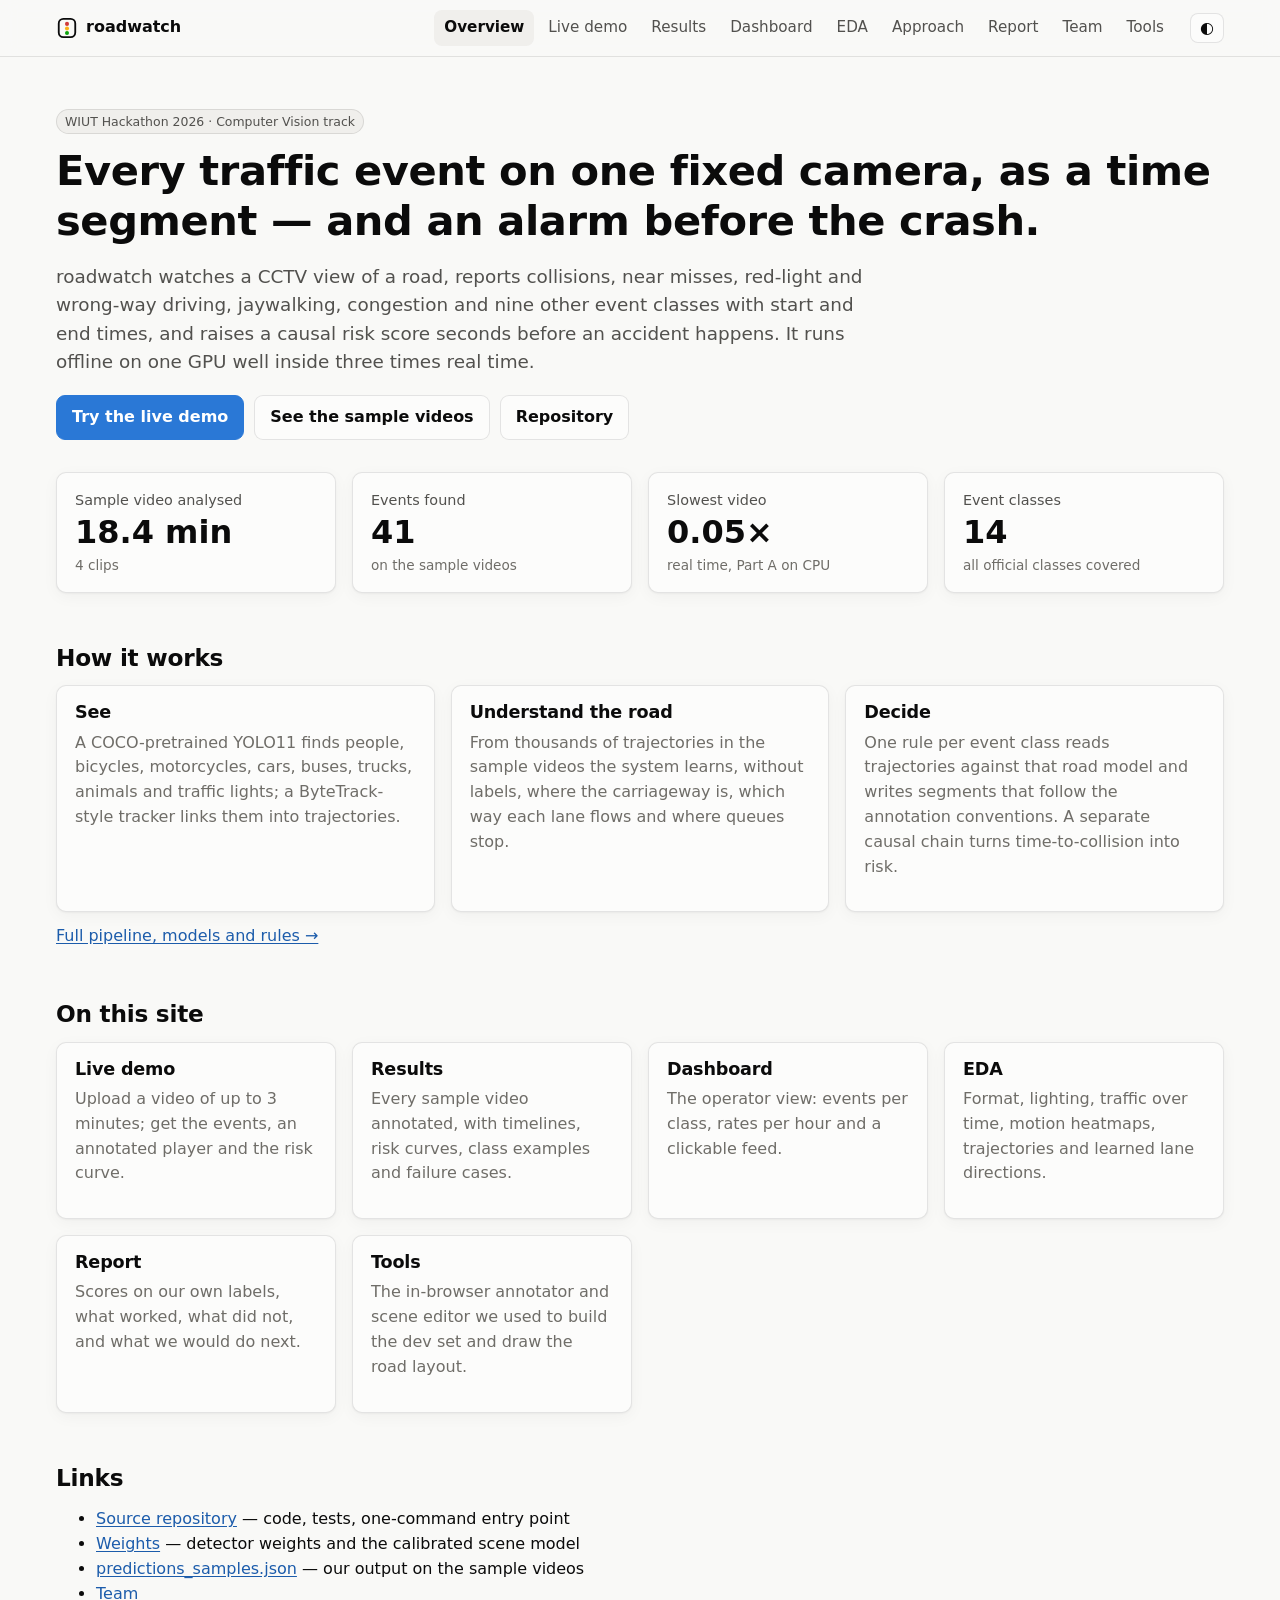
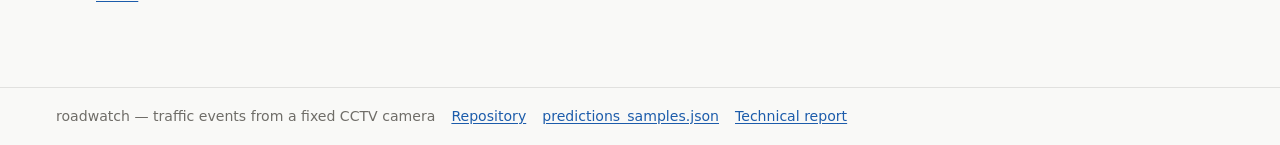
<file: web/static/index.html>
<!doctype html>
<html lang="en">
<head>
  <meta charset="utf-8">
  <meta name="viewport" content="width=device-width, initial-scale=1">
  <title>roadwatch</title>
  <meta name="description" content="Traffic events from a fixed road camera: fourteen classes of incidents as time segments, plus an alarm before accidents.">
  <link rel="stylesheet" href="css/site.css">
</head>
<body>
<main>
  <section class="hero">
    <p class="pill">WIUT Hackathon 2026 · Computer Vision track</p>
    <h1>Every traffic event on one fixed camera, as a time segment — and an alarm before the crash.</h1>
    <p class="lead">roadwatch watches a CCTV view of a road, reports collisions, near misses, red-light and wrong-way
      driving, jaywalking, congestion and nine other event classes with start and end times, and raises a causal risk
      score seconds before an accident happens. It runs offline on one GPU well inside three times real time.</p>
    <div class="cta">
      <a class="btn primary" href="demo.html">Try the live demo</a>
      <a class="btn" href="results.html">See the sample videos</a>
      <a class="btn" href="https://github.com/retired-snowfall/roadwatch">Repository</a>
    </div>
  </section>

  <div class="grid grid-4" id="tiles" style="margin-top:24px"></div>

  <h2>How it works</h2>
  <div class="grid grid-3">
    <div class="card"><h3>See</h3><p class="muted">A COCO-pretrained YOLO11 finds people, bicycles, motorcycles, cars, buses,
      trucks, animals and traffic lights; a ByteTrack-style tracker links them into trajectories.</p></div>
    <div class="card"><h3>Understand the road</h3><p class="muted">From thousands of trajectories in the sample videos the
      system learns, without labels, where the carriageway is, which way each lane flows and where queues stop.</p></div>
    <div class="card"><h3>Decide</h3><p class="muted">One rule per event class reads trajectories against that road model and
      writes segments that follow the annotation conventions. A separate causal chain turns time-to-collision into risk.</p></div>
  </div>
  <p style="margin-top:12px"><a href="approach.html">Full pipeline, models and rules →</a></p>

  <h2>On this site</h2>
  <div class="grid grid-3">
    <a class="card" href="demo.html" style="text-decoration:none;color:inherit"><h3>Live demo</h3><p class="muted">Upload a video of up to 3 minutes; get the events, an annotated player and the risk curve.</p></a>
    <a class="card" href="results.html" style="text-decoration:none;color:inherit"><h3>Results</h3><p class="muted">Every sample video annotated, with timelines, risk curves, class examples and failure cases.</p></a>
    <a class="card" href="dashboard.html" style="text-decoration:none;color:inherit"><h3>Dashboard</h3><p class="muted">The operator view: events per class, rates per hour and a clickable feed.</p></a>
    <a class="card" href="eda.html" style="text-decoration:none;color:inherit"><h3>EDA</h3><p class="muted">Format, lighting, traffic over time, motion heatmaps, trajectories and learned lane directions.</p></a>
    <a class="card" href="report.html" style="text-decoration:none;color:inherit"><h3>Report</h3><p class="muted">Scores on our own labels, what worked, what did not, and what we would do next.</p></a>
    <a class="card" href="tools.html" style="text-decoration:none;color:inherit"><h3>Tools</h3><p class="muted">The in-browser annotator and scene editor we used to build the dev set and draw the road layout.</p></a>
  </div>

  <h2>Links</h2>
  <ul>
    <li><a href="https://github.com/retired-snowfall/roadwatch">Source repository</a> — code, tests, one-command entry point</li>
    <li><a href="https://github.com/retired-snowfall/roadwatch/tree/main/weights">Weights</a> — detector weights and the calibrated scene model</li>
    <li><a href="data/predictions_samples.json">predictions_samples.json</a> — our output on the sample videos</li>
    <li><a href="team.html">Team</a></li>
  </ul>
</main>
<script type="module">
  import { chrome, el, getJSON } from "./js/common.js";
  chrome();
  const tile = (label, value, note) => el("div", { class: "card stat" }, el("div", { class: "label" }, label),
    el("div", { class: "value" }, value), el("div", { class: "note" }, note));
  const tiles = document.getElementById("tiles");
  tiles.replaceChildren(tile("Event classes", "14", "all official classes covered"),
    tile("Time budget", "3×", "video length, Part A + B"), tile("Risk horizon", "5 s", "causal, frame by frame"),
    tile("Weights", "46 MB", "detector + scene model"));
  getJSON("data/index.json").then((idx) => {
    const mins = idx.videos.reduce((a, v) => a + v.duration, 0) / 60;
    const n = idx.videos.reduce((a, v) => a + v.n_events, 0);
    const rt = Math.max(...idx.videos.map((v) => v.timings.realtime_factor));
    tiles.replaceChildren(tile("Sample video analysed", `${mins.toFixed(1)} min`, `${idx.videos.length} clips`),
      tile("Events found", String(n), "on the sample videos"),
      tile("Slowest video", `${rt.toFixed(2)}×`, `real time, Part A on ${idx.videos[0].timings.device.toUpperCase()}`),
      tile("Event classes", "14", "all official classes covered"));
  }).catch(() => {});
</script>
</body>
</html>
</file>
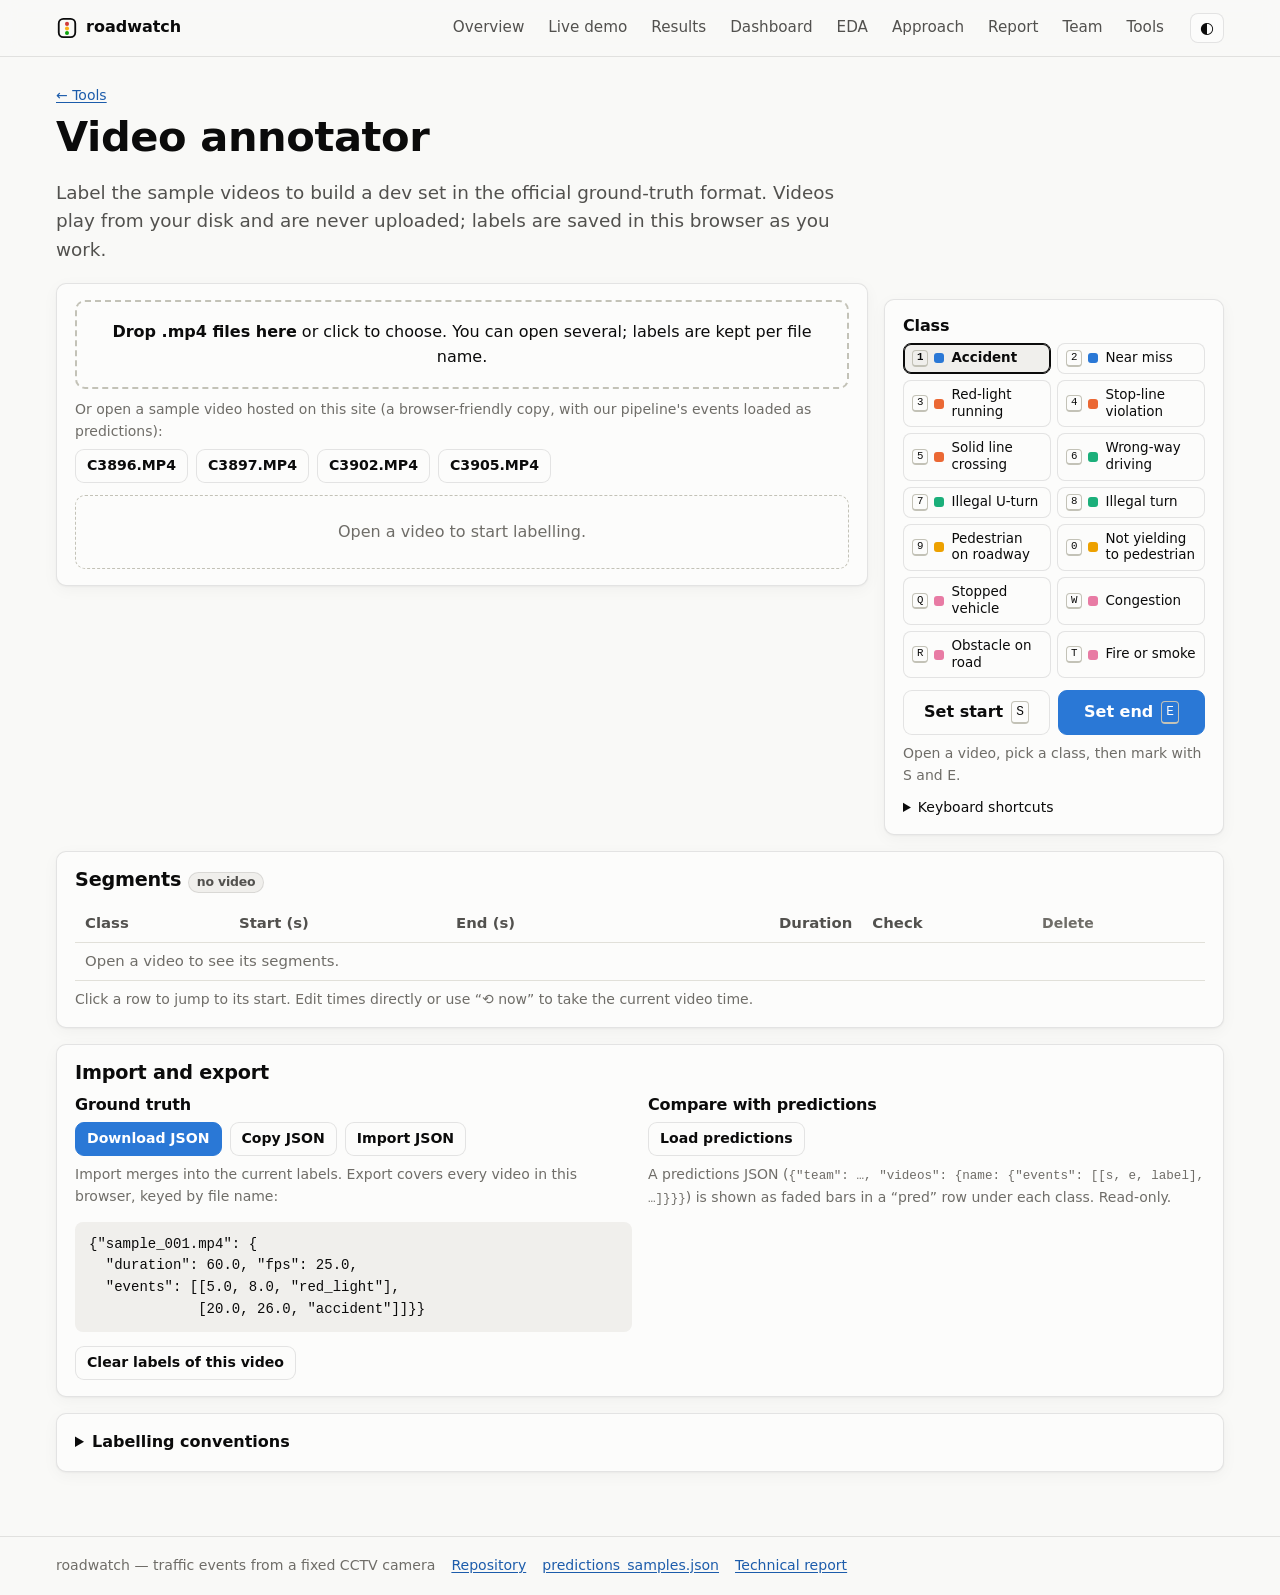
<file: web/static/annotate.html>
<!doctype html>
<html lang="en">
<head>
<meta charset="utf-8">
<meta name="viewport" content="width=device-width, initial-scale=1">
<title>Video annotator</title>
<meta name="description" content="Label local sample videos in the browser and export ground truth in the official format.">
<link rel="icon" href="data:,">
<link rel="stylesheet" href="css/site.css">
<style>
  [hidden] { display: none !important; }
  .crumb { margin: 0 0 6px; }
  .anno { display: grid; gap: 16px; grid-template-columns: minmax(0, 1fr) 340px; align-items: start; }
  @media (max-width: 920px) { .anno { grid-template-columns: minmax(0, 1fr); } }
  .anno + .card, .card + .card, .card + details { margin-top: 16px; }
  .card h2 { font-size: 1.2rem; margin: 0 0 0.6em; }
  .card h3 { font-size: 1rem; margin: 0 0 0.5em; }
  .row { display: flex; flex-wrap: wrap; gap: 8px; align-items: center; }
  .samples { margin-top: 10px; flex-direction: column; align-items: flex-start; gap: 6px; }
  .btn.sm { padding: 5px 11px; font-size: 0.88rem; }
  .btn kbd { font-weight: 400; }
  input[type="number"], input[type="text"] {
    font: inherit; font-size: 0.9rem; color: var(--ink); background: var(--surface);
    border: 1px solid var(--axis); border-radius: 6px; padding: 4px 6px; min-width: 0;
  }
  input[type="number"]:focus-visible, input[type="text"]:focus-visible, button:focus-visible, .dropzone:focus-visible {
    outline: 2px solid var(--accent); outline-offset: 1px;
  }

  /* video + picker */
  .dropzone { padding: 18px 14px; }
  .dropzone.compact { padding: 9px 12px; }
  .dropzone p { margin: 0; }
  .vid-tabs { margin: 12px 0 8px; }
  .vid-tabs button { max-width: 100%; overflow: hidden; text-overflow: ellipsis; white-space: nowrap; }
  .vid-tabs .pill { margin-left: 6px; }
  .player { margin-top: 8px; }
  .player video { max-height: 62vh; margin: 0 auto; }
  .player-controls { margin-top: 10px; }
  .player-controls label { cursor: default; }
  .player-controls input[type="number"] { width: 5em; }
  .clock { font-family: var(--mono); font-size: 0.88rem; color: var(--ink); }

  /* timeline */
  #timeline { margin-top: 14px; user-select: none; -webkit-user-select: none; }
  #timeline svg { cursor: pointer; touch-action: pan-y; }
  .tl-label { fill: var(--ink); font-size: 12px; }
  .tl-sub { fill: var(--muted); font-size: 10px; }
  .tl-empty { fill: var(--muted); font-size: 12px; }
  .tl-hint { margin: 4px 0 0; }

  /* class picker */
  .cls-grid { display: grid; grid-template-columns: repeat(auto-fill, minmax(138px, 1fr)); gap: 6px; }
  .cls {
    display: flex; align-items: center; gap: 2px; text-align: left; min-width: 0;
    font: inherit; font-size: 0.84rem; line-height: 1.25; padding: 6px 8px; cursor: pointer;
    border: 1px solid var(--border); border-radius: 8px; background: var(--surface); color: var(--ink);
  }
  .cls:hover { background: var(--surface-2); }
  .cls[aria-pressed="true"] { border-color: var(--ink); box-shadow: inset 0 0 0 1px var(--ink); background: var(--surface-2); font-weight: 600; }
  .cls kbd { flex: none; margin-right: 4px; }
  .cls .swatch { flex: none; margin-right: 5px; }
  .cls .cls-text { min-width: 0; }
  .cls .pend { display: block; font-size: 0.74rem; font-weight: 600; color: var(--accent-ink); }
  .mark { margin-top: 12px; }
  .mark .btn { flex: 1 1 120px; justify-content: center; }
  #status { min-height: 1.5em; margin: 8px 0 0; }
  #status.bad { color: var(--critical); }
  .keys { margin-top: 10px; }
  .keys table { font-size: 0.84rem; }
  .keys td { padding: 3px 6px; }

  /* segments */
  .warn {
    display: flex; flex-wrap: wrap; gap: 6px 10px; align-items: center; margin: 0 0 8px;
    border-left: 3px solid var(--warning); background: var(--surface-2); border-radius: 0 8px 8px 0;
    padding: 8px 12px; font-size: 0.9rem;
  }
  .warn span { flex: 1 1 260px; }
  #segs td { vertical-align: middle; }
  .tcell { display: flex; gap: 4px; align-items: center; }
  .tcell input { width: 6.2em; }
  .mini {
    font: inherit; font-size: 0.8rem; padding: 3px 7px; border-radius: 6px; cursor: pointer; white-space: nowrap;
    border: 1px solid var(--border); background: var(--surface); color: var(--ink-2);
  }
  .mini:hover { color: var(--ink); background: var(--surface-2); }
  .iss { color: var(--critical); font-size: 0.82rem; }
  .ok { color: var(--muted); font-size: 0.82rem; }
  @media (max-width: 640px) {
    #segs thead { display: none; }
    #segs tr { display: grid; grid-template-columns: 1fr 1fr; gap: 4px 12px; padding: 8px 0; border-bottom: 1px solid var(--grid); }
    #segs td { border: 0; padding: 2px 0; }
    #segs td[data-k]::before { content: attr(data-k); display: block; font-size: 0.72rem; color: var(--muted); }
    #segs td.c-class, #segs td.c-iss, #segs td[colspan] { grid-column: 1 / -1; }
    #segs td.num { text-align: left; }
  }

  /* io + conventions */
  .io { display: grid; gap: 16px; grid-template-columns: repeat(auto-fit, minmax(260px, 1fr)); }
  .io p { margin: 8px 0 0; }
  details.card > summary { cursor: pointer; font-weight: 600; }
  details.card[open] > summary { margin-bottom: 10px; }
  .conv td:first-child { font-family: var(--mono); font-size: 0.85rem; white-space: nowrap; }
</style>
</head>
<body>
<main>
  <p class="crumb small"><a href="tools.html">← Tools</a></p>
  <h1>Video annotator</h1>
  <p class="lead">Label the sample videos to build a dev set in the official ground-truth format. Videos play from your disk and are never uploaded; labels are saved in this browser as you work.</p>

  <div class="anno">
    <section class="card" aria-label="Video">
      <div id="drop" class="dropzone" tabindex="0">
        <p><strong>Drop .mp4 files here</strong> or click to choose. You can open several; labels are kept per file name.</p>
        <input id="file" type="file" accept="video/*,.mp4" multiple hidden>
      </div>
      <div id="samples" class="row samples" hidden>
        <span class="small muted">Or open a sample video hosted on this site (a browser-friendly copy, with our pipeline's events loaded as predictions):</span>
        <div id="sampleBtns" class="row"></div>
      </div>
      <div id="picker" class="tabs vid-tabs" role="tablist" aria-label="Videos opened this session" hidden></div>
      <p id="stored" class="small muted" hidden></p>
      <div id="noVideo" class="empty" style="margin-top:12px">Open a video to start labelling.</div>
      <div id="player" class="player" hidden><video id="video" playsinline preload="auto"></video></div>
      <div id="controls" class="player-controls" hidden>
        <button id="play" class="btn sm" type="button">Play <kbd>Space</kbd></button>
        <span class="clock num" id="clock">0:00.0</span>
        <button id="rate" class="btn sm" type="button" title="Playback rate ([ and ])">1×</button>
        <label>fps <input id="fps" type="number" min="1" max="240" step="any" value="25"></label>
        <span>duration <output id="dur" class="num">–</output></span>
      </div>
      <div id="timeline" class="chart" hidden></div>
      <p id="tlHint" class="tl-hint small muted" hidden>Click or drag on the timeline to seek. Faded bars are loaded predictions.</p>
    </section>

    <aside class="card" aria-label="Class and marking">
      <h3>Class</h3>
      <div id="classes" class="cls-grid"></div>
      <div class="row mark">
        <button id="btnStart" class="btn" type="button">Set start <kbd>S</kbd></button>
        <button id="btnEnd" class="btn primary" type="button">Set end <kbd>E</kbd></button>
      </div>
      <p id="status" class="small muted" aria-live="polite"></p>
      <details class="keys small">
        <summary>Keyboard shortcuts</summary>
        <table>
          <tr><td><kbd>1</kbd>–<kbd>0</kbd>, <kbd>Q</kbd> <kbd>W</kbd> <kbd>R</kbd> <kbd>T</kbd></td><td>select class</td></tr>
          <tr><td><kbd>S</kbd></td><td>set start at the current time</td></tr>
          <tr><td><kbd>E</kbd></td><td>set end and add the segment (no start: now − 2 s)</td></tr>
          <tr><td><kbd>Space</kbd></td><td>play / pause</td></tr>
          <tr><td><kbd>←</kbd> <kbd>→</kbd></td><td>one frame back / forward</td></tr>
          <tr><td><kbd>Shift</kbd>+<kbd>←</kbd> <kbd>→</kbd></td><td>one second</td></tr>
          <tr><td><kbd>[</kbd> <kbd>]</kbd></td><td>playback rate 0.5× / 1× / 2×</td></tr>
        </table>
        <p class="muted" style="margin:6px 0 0">Shortcuts are off while typing in a field. <kbd>E</kbd> is taken by “set end”, so the last two classes use <kbd>R</kbd> and <kbd>T</kbd>.</p>
      </details>
    </aside>
  </div>

  <section class="card" aria-labelledby="segTitle">
    <h2 id="segTitle">Segments <span id="segCount" class="pill"></span></h2>
    <div id="warnings"></div>
    <div class="table-wrap">
      <table id="segs">
        <thead><tr><th>Class</th><th>Start (s)</th><th>End (s)</th><th class="num">Duration</th><th>Check</th><th><span class="muted small">Delete</span></th></tr></thead>
        <tbody id="segBody"></tbody>
      </table>
    </div>
    <p class="small muted" style="margin:8px 0 0">Click a row to jump to its start. Edit times directly or use “⟲ now” to take the current video time.</p>
  </section>

  <section class="card" aria-labelledby="ioTitle">
    <h2 id="ioTitle">Import and export</h2>
    <div class="io">
      <div>
        <h3>Ground truth</h3>
        <div class="row">
          <button id="export" class="btn primary sm" type="button">Download JSON</button>
          <button id="copy" class="btn sm" type="button">Copy JSON</button>
          <button id="import" class="btn sm" type="button">Import JSON</button>
          <input id="importFile" type="file" accept=".json,application/json" hidden>
        </div>
        <p class="small muted">Import merges into the current labels. Export covers every video in this browser, keyed by file name:</p>
        <pre class="small">{"sample_001.mp4": {
  "duration": 60.0, "fps": 25.0,
  "events": [[5.0, 8.0, "red_light"],
             [20.0, 26.0, "accident"]]}}</pre>
        <div class="row"><button id="clearVideo" class="btn sm" type="button">Clear labels of this video</button></div>
      </div>
      <div>
        <h3>Compare with predictions</h3>
        <div class="row">
          <button id="loadPred" class="btn sm" type="button">Load predictions</button>
          <button id="adoptPred" class="btn sm" type="button" hidden>Use as starting labels</button>
          <button id="clearPred" class="btn sm" type="button" hidden>Hide predictions</button>
          <input id="predFile" type="file" accept=".json,application/json" hidden>
        </div>
        <p id="predInfo" class="small muted">A predictions JSON (<code>{"team": …, "videos": {name: {"events": [[s, e, label], …]}}}</code>) is shown as faded bars in a “pred” row under each class. Read-only.</p>
      </div>
    </div>
  </section>

  <details class="card">
    <summary>Labelling conventions</summary>
    <div class="table-wrap">
      <table class="conv">
        <thead><tr><th>Class</th><th>Start</th><th>End</th></tr></thead>
        <tbody>
          <tr><td>accident</td><td>first frame where contact is visible</td><td>all involved objects stop moving or leave the frame</td></tr>
          <tr><td>near_miss</td><td>onset of the evasive action</td><td>road users are clear of each other</td></tr>
          <tr><td>red_light</td><td>front of the vehicle crosses the stop line (signal red)</td><td>vehicle leaves the intersection or the frame</td></tr>
          <tr><td>wrong_way</td><td>vehicle enters the opposing lane</td><td>returns to a correct lane or leaves the frame</td></tr>
          <tr><td>illegal_u_turn</td><td>vehicle starts turning</td><td>completes the turn</td></tr>
          <tr><td>stopped_vehicle</td><td>vehicle stops (stationary ≥ 10 s on the carriageway, not queued at a signal)</td><td>moves again or is removed</td></tr>
          <tr><td>jaywalking</td><td>pedestrian steps onto the road outside a crossing</td><td>leaves the road</td></tr>
          <tr><td>failure_to_yield</td><td>vehicle enters the crossing while a pedestrian is on it</td><td>leaves the crossing</td></tr>
          <tr><td>illegal_turn</td><td>vehicle starts turning</td><td>completes the turn</td></tr>
          <tr><td>solid_line_crossing</td><td>wheel crosses the solid line</td><td>vehicle fully in the new lane</td></tr>
          <tr><td>stop_line</td><td>vehicle stops past the stop line on red</td><td>signal turns green</td></tr>
          <tr><td>congestion</td><td>queue stops moving (standstill/crawl across all lanes of a direction)</td><td>queue clears</td></tr>
          <tr><td>road_obstacle</td><td>obstacle appears</td><td>obstacle is removed</td></tr>
          <tr><td>fire_smoke</td><td>first visible smoke</td><td>smoke clears or the frame ends</td></tr>
        </tbody>
      </table>
    </div>
    <p style="margin:10px 0 0">When an event runs past the end of the video, end = video duration. Two simultaneous events of the same class are one segment.</p>
  </details>
</main>
<script type="module" src="js/annotate.js"></script>
</body>
</html>
</file>
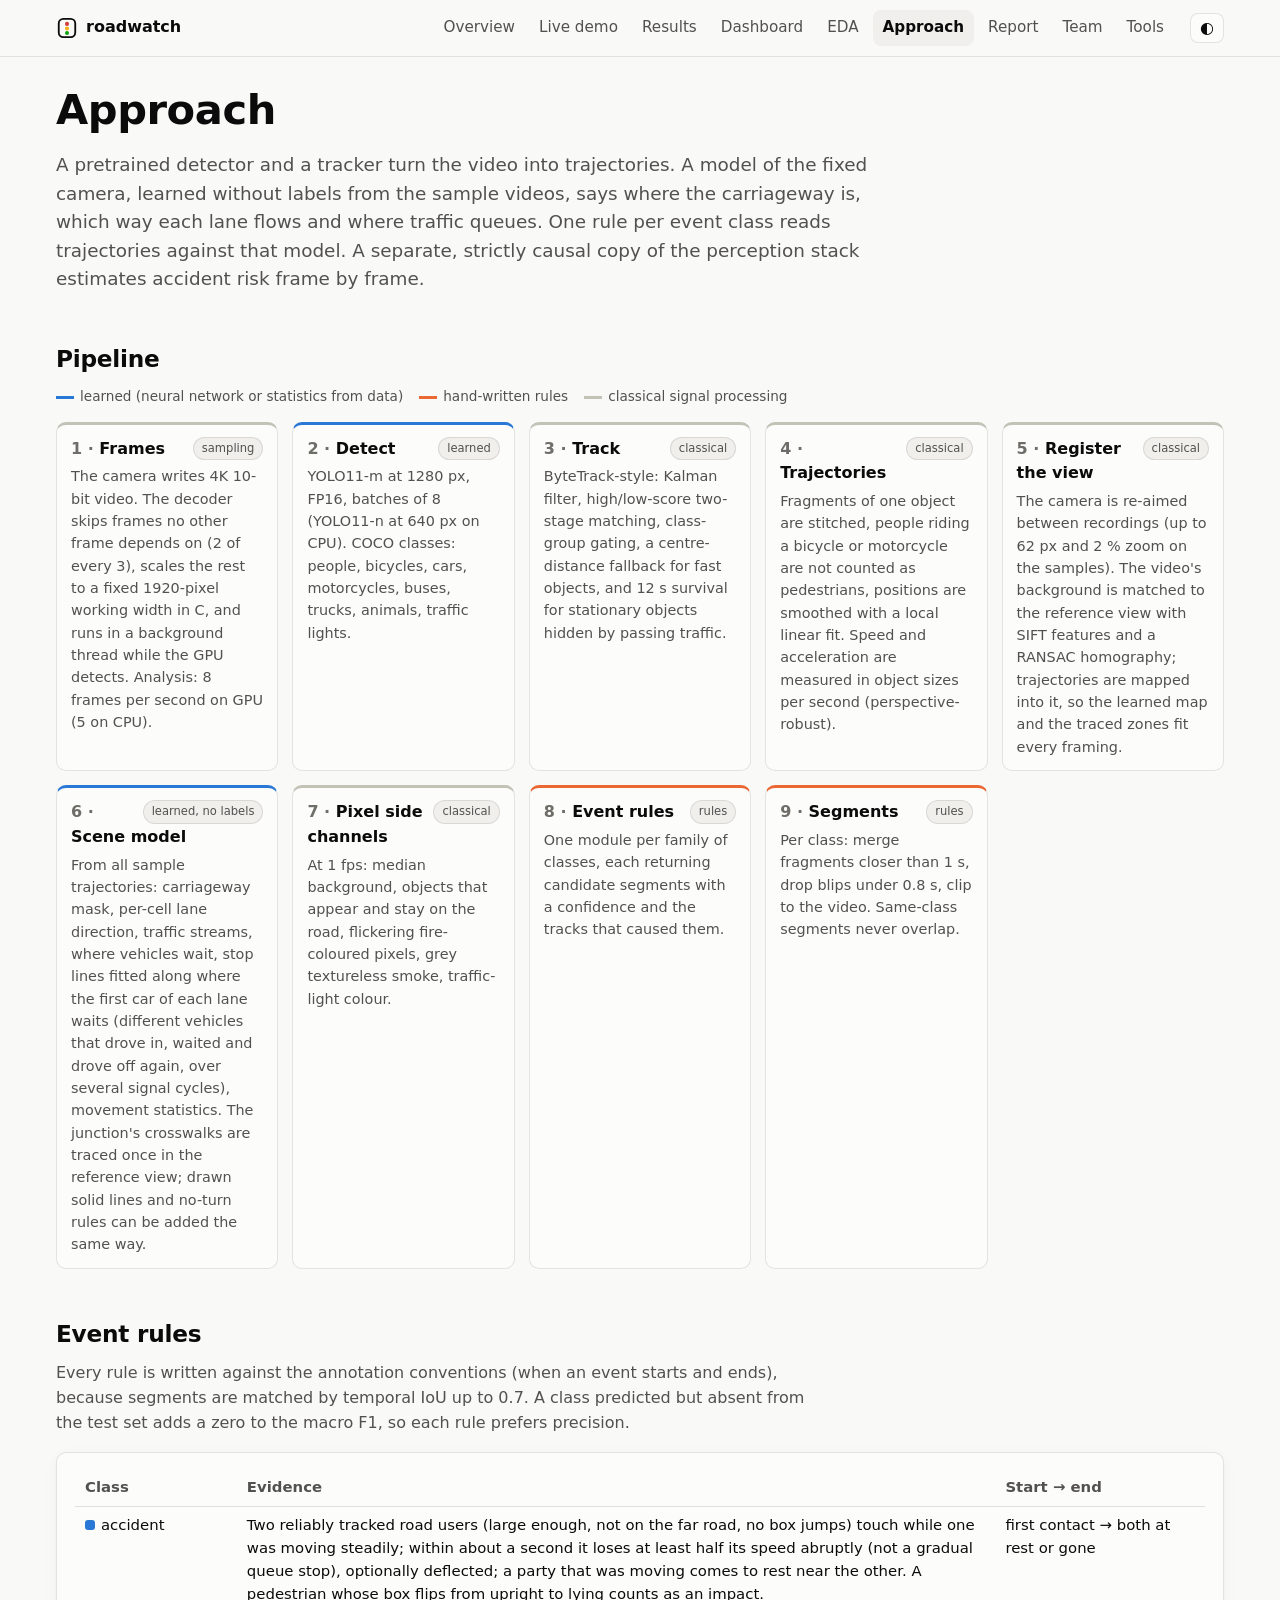
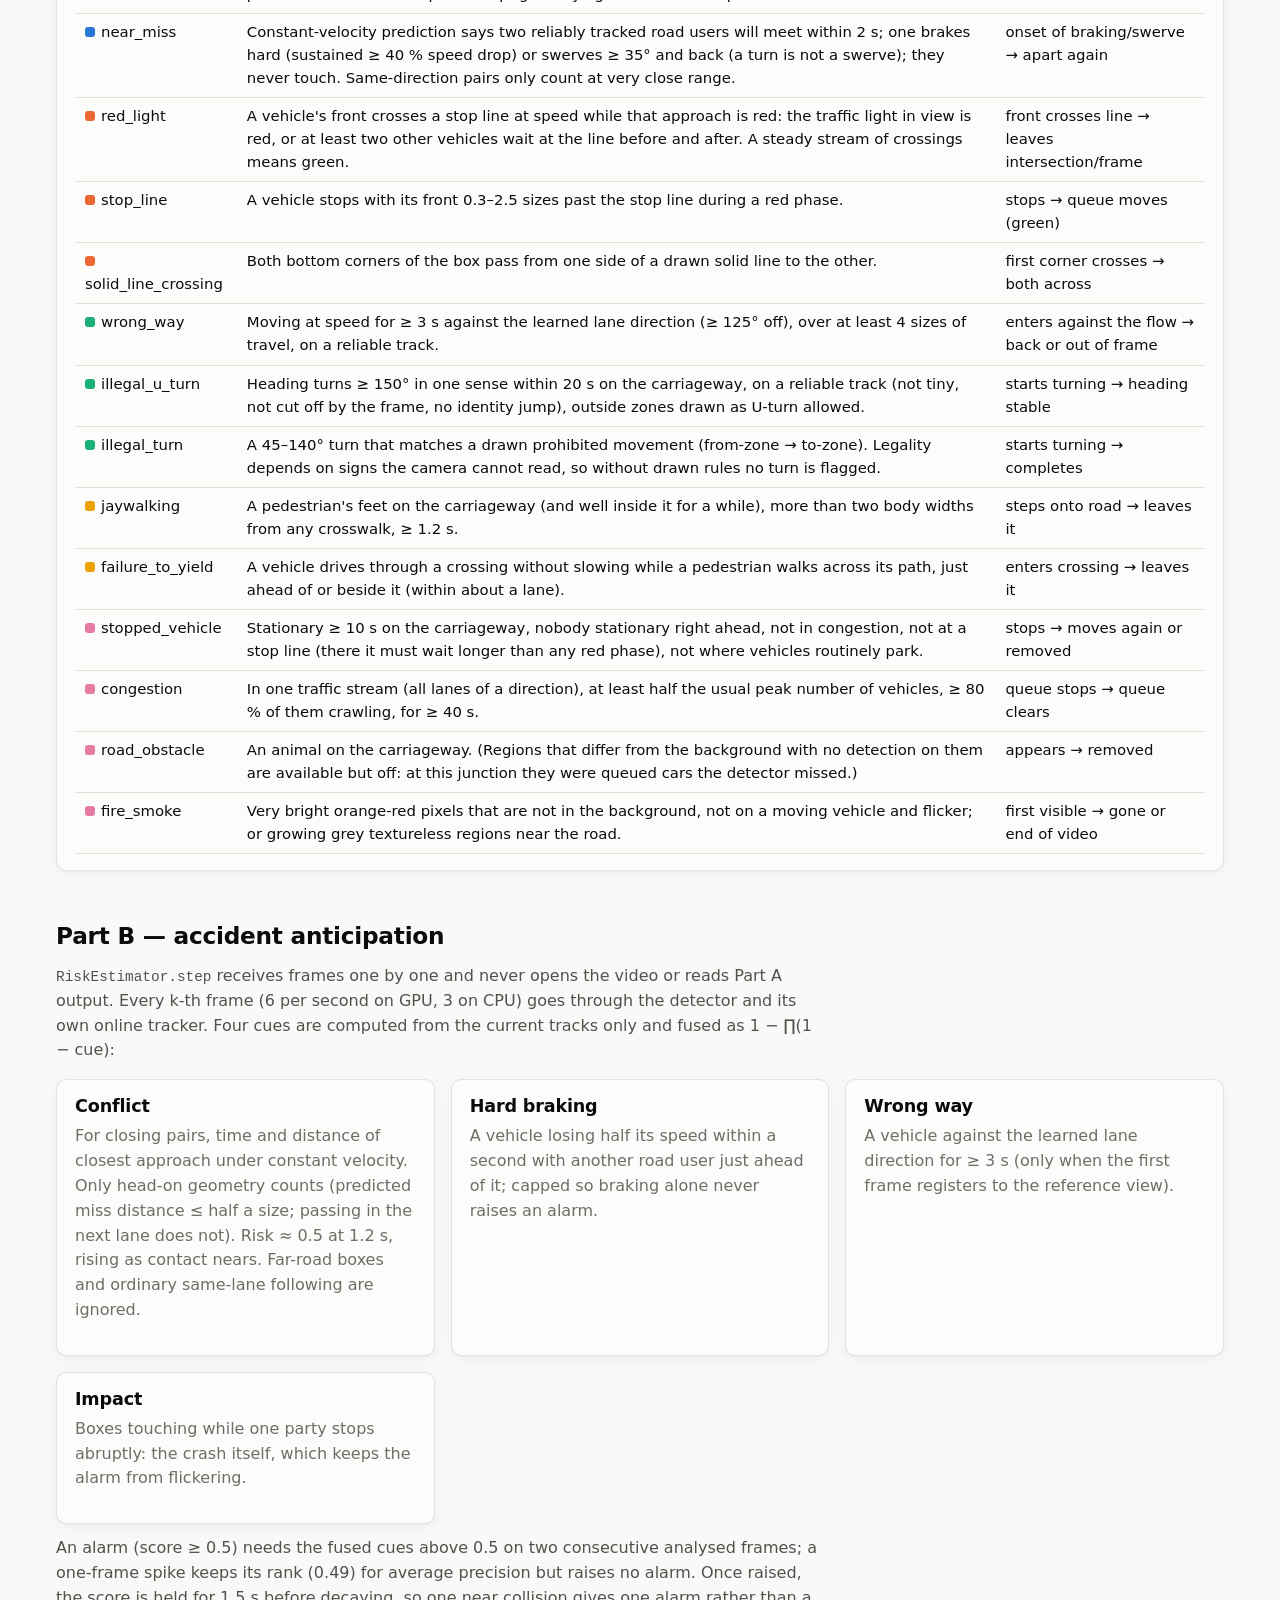
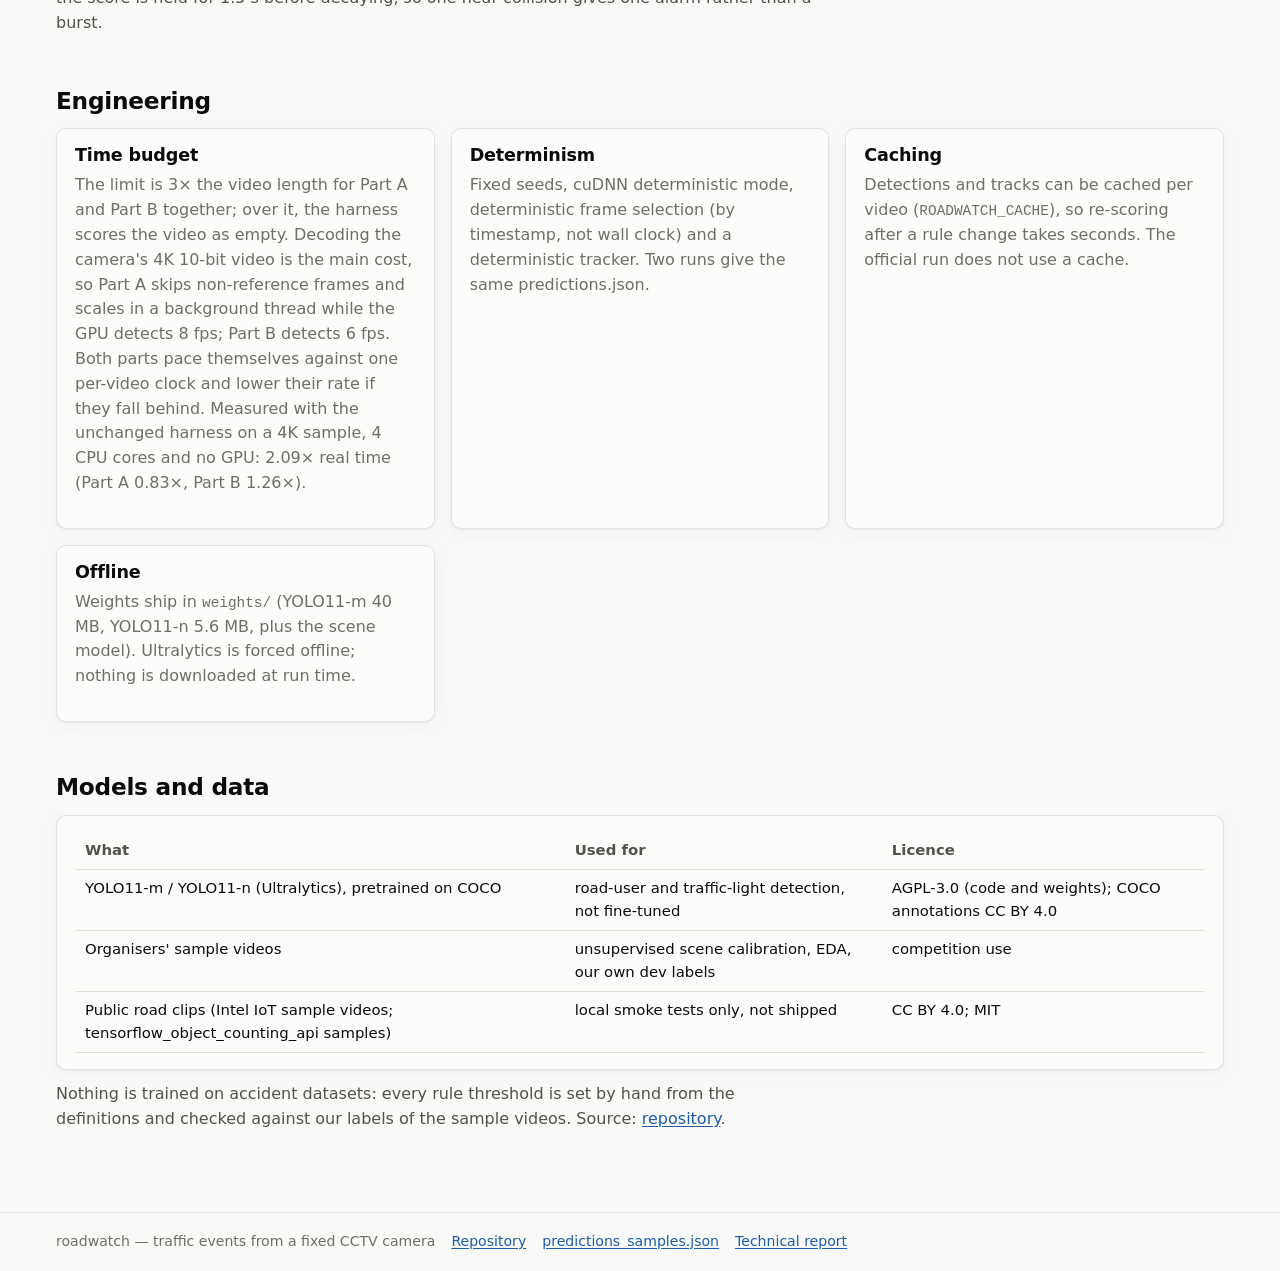
<file: web/static/approach.html>
<!doctype html>
<html lang="en">
<head>
  <meta charset="utf-8">
  <meta name="viewport" content="width=device-width, initial-scale=1">
  <title>Approach</title>
  <meta name="description" content="How roadwatch works: detector, tracker, scene model of the fixed camera, rules per event class, causal risk estimator.">
  <link rel="stylesheet" href="css/site.css">
  <style>
    .flow { display: grid; grid-template-columns: repeat(auto-fit, minmax(210px, 1fr)); gap: 14px; counter-reset: stage; }
    .flow .stage { position: relative; background: var(--surface); border: 1px solid var(--border); border-radius: var(--radius);
      padding: 12px 14px 12px 14px; border-top: 3px solid var(--axis); }
    .flow .stage.learned { border-top-color: var(--accent); }
    .flow .stage.rule { border-top-color: var(--fam-signal); }
    .flow .stage h4 { margin: 0 0 4px; font-size: 1rem; }
    .flow .stage h4::before { counter-increment: stage; content: counter(stage) " · "; color: var(--muted); }
    .flow .stage p { margin: 0; font-size: 0.9rem; color: var(--ink-2); }
    .flow .tag { float: right; font-size: 0.72rem; }
    .keyline { display: flex; gap: 16px; flex-wrap: wrap; font-size: 0.85rem; color: var(--ink-2); margin: 8px 0 14px; }
    .keyline span::before { content: ""; display: inline-block; width: 18px; height: 3px; margin-right: 6px; vertical-align: middle; }
    .keyline .k-learned::before { background: var(--accent); }
    .keyline .k-rule::before { background: var(--fam-signal); }
    .keyline .k-classic::before { background: var(--axis); }
  </style>
</head>
<body>
<main>
  <h1>Approach</h1>
  <p class="lead">A pretrained detector and a tracker turn the video into trajectories. A model of the fixed camera,
    learned without labels from the sample videos, says where the carriageway is, which way each lane flows and where
    traffic queues. One rule per event class reads trajectories against that model. A separate, strictly causal copy of
    the perception stack estimates accident risk frame by frame.</p>

  <h2>Pipeline</h2>
  <div class="keyline"><span class="k-learned">learned (neural network or statistics from data)</span>
    <span class="k-rule">hand-written rules</span><span class="k-classic">classical signal processing</span></div>
  <div class="flow">
    <div class="stage classic"><span class="tag pill">sampling</span><h4>Frames</h4>
      <p>The camera writes 4K 10-bit video. The decoder skips frames no other frame depends on (2 of every 3), scales the rest to a fixed 1920-pixel working width in C, and runs in a background thread while the GPU detects. Analysis: 8 frames per second on GPU (5 on CPU).</p></div>
    <div class="stage learned"><span class="tag pill">learned</span><h4>Detect</h4>
      <p>YOLO11-m at 1280 px, FP16, batches of 8 (YOLO11-n at 640 px on CPU). COCO classes: people, bicycles, cars,
        motorcycles, buses, trucks, animals, traffic lights.</p></div>
    <div class="stage classic"><span class="tag pill">classical</span><h4>Track</h4>
      <p>ByteTrack-style: Kalman filter, high/low-score two-stage matching, class-group gating, a centre-distance fallback
        for fast objects, and 12 s survival for stationary objects hidden by passing traffic.</p></div>
    <div class="stage classic"><span class="tag pill">classical</span><h4>Trajectories</h4>
      <p>Fragments of one object are stitched, people riding a bicycle or motorcycle are not counted as pedestrians,
        positions are smoothed with a local linear fit. Speed and acceleration are measured in object sizes per second (perspective-robust).</p></div>
    <div class="stage classic"><span class="tag pill">classical</span><h4>Register the view</h4>
      <p>The camera is re-aimed between recordings (up to 62 px and 2 % zoom on the samples). The video's background is
        matched to the reference view with SIFT features and a RANSAC homography; trajectories are mapped into it, so the
        learned map and the traced zones fit every framing.</p></div>
    <div class="stage learned"><span class="tag pill">learned, no labels</span><h4>Scene model</h4>
      <p>From all sample trajectories: carriageway mask, per-cell lane direction, traffic streams, where vehicles wait,
        stop lines fitted along where the first car of each lane waits (different vehicles that drove in, waited and drove
        off again, over several signal cycles), movement statistics. The junction's crosswalks are traced once in the
        reference view; drawn solid lines and no-turn rules can be added the same way.</p></div>
    <div class="stage classic"><span class="tag pill">classical</span><h4>Pixel side channels</h4>
      <p>At 1 fps: median background, objects that appear and stay on the road, flickering fire-coloured pixels,
        grey textureless smoke, traffic-light colour.</p></div>
    <div class="stage rule"><span class="tag pill">rules</span><h4>Event rules</h4>
      <p>One module per family of classes, each returning candidate segments with a confidence and the tracks that caused them.</p></div>
    <div class="stage rule"><span class="tag pill">rules</span><h4>Segments</h4>
      <p>Per class: merge fragments closer than 1 s, drop blips under 0.8 s, clip to the video. Same-class segments never overlap.</p></div>
  </div>

  <h2>Event rules</h2>
  <p class="section-intro">Every rule is written against the annotation conventions (when an event starts and ends),
    because segments are matched by temporal IoU up to 0.7. A class predicted but absent from the test set adds a zero
    to the macro F1, so each rule prefers precision.</p>
  <div class="card table-wrap">
  <table>
    <thead><tr><th>Class</th><th>Evidence</th><th>Start → end</th></tr></thead>
    <tbody>
      <tr><td><span class="swatch fam-collision"></span>accident</td><td>Two reliably tracked road users (large enough, not on the far road, no box jumps) touch while one was moving steadily; within about a second it loses at least half its speed abruptly (not a gradual queue stop), optionally deflected; a party that was moving comes to rest near the other. A pedestrian whose box flips from upright to lying counts as an impact.</td><td>first contact → both at rest or gone</td></tr>
      <tr><td><span class="swatch fam-collision"></span>near_miss</td><td>Constant-velocity prediction says two reliably tracked road users will meet within 2 s; one brakes hard (sustained ≥ 40 % speed drop) or swerves ≥ 35° and back (a turn is not a swerve); they never touch. Same-direction pairs only count at very close range.</td><td>onset of braking/swerve → apart again</td></tr>
      <tr><td><span class="swatch fam-signal"></span>red_light</td><td>A vehicle's front crosses a stop line at speed while that approach is red: the traffic light in view is red, or at least two other vehicles wait at the line before and after. A steady stream of crossings means green.</td><td>front crosses line → leaves intersection/frame</td></tr>
      <tr><td><span class="swatch fam-signal"></span>stop_line</td><td>A vehicle stops with its front 0.3–2.5 sizes past the stop line during a red phase.</td><td>stops → queue moves (green)</td></tr>
      <tr><td><span class="swatch fam-signal"></span>solid_line_crossing</td><td>Both bottom corners of the box pass from one side of a drawn solid line to the other.</td><td>first corner crosses → both across</td></tr>
      <tr><td><span class="swatch fam-manoeuvre"></span>wrong_way</td><td>Moving at speed for ≥ 3 s against the learned lane direction (≥ 125° off), over at least 4 sizes of travel, on a reliable track.</td><td>enters against the flow → back or out of frame</td></tr>
      <tr><td><span class="swatch fam-manoeuvre"></span>illegal_u_turn</td><td>Heading turns ≥ 150° in one sense within 20 s on the carriageway, on a reliable track (not tiny, not cut off by the frame, no identity jump), outside zones drawn as U-turn allowed.</td><td>starts turning → heading stable</td></tr>
      <tr><td><span class="swatch fam-manoeuvre"></span>illegal_turn</td><td>A 45–140° turn that matches a drawn prohibited movement (from-zone → to-zone). Legality depends on signs the camera cannot read, so without drawn rules no turn is flagged.</td><td>starts turning → completes</td></tr>
      <tr><td><span class="swatch fam-pedestrian"></span>jaywalking</td><td>A pedestrian's feet on the carriageway (and well inside it for a while), more than two body widths from any crosswalk, ≥ 1.2 s.</td><td>steps onto road → leaves it</td></tr>
      <tr><td><span class="swatch fam-pedestrian"></span>failure_to_yield</td><td>A vehicle drives through a crossing without slowing while a pedestrian walks across its path, just ahead of or beside it (within about a lane).</td><td>enters crossing → leaves it</td></tr>
      <tr><td><span class="swatch fam-state"></span>stopped_vehicle</td><td>Stationary ≥ 10 s on the carriageway, nobody stationary right ahead, not in congestion, not at a stop line (there it must wait longer than any red phase), not where vehicles routinely park.</td><td>stops → moves again or removed</td></tr>
      <tr><td><span class="swatch fam-state"></span>congestion</td><td>In one traffic stream (all lanes of a direction), at least half the usual peak number of vehicles, ≥ 80 % of them crawling, for ≥ 40 s.</td><td>queue stops → queue clears</td></tr>
      <tr><td><span class="swatch fam-state"></span>road_obstacle</td><td>An animal on the carriageway. (Regions that differ from the background with no detection on them are available but off: at this junction they were queued cars the detector missed.)</td><td>appears → removed</td></tr>
      <tr><td><span class="swatch fam-state"></span>fire_smoke</td><td>Very bright orange-red pixels that are not in the background, not on a moving vehicle and flicker; or growing grey textureless regions near the road.</td><td>first visible → gone or end of video</td></tr>
    </tbody>
  </table>
  </div>

  <h2>Part B — accident anticipation</h2>
  <p class="section-intro"><code>RiskEstimator.step</code> receives frames one by one and never opens the video or reads
    Part A output. Every k-th frame (6 per second on GPU, 3 on CPU) goes through the detector and its own online tracker.
    Four cues are computed from the current tracks only and fused as 1 − ∏(1 − cue):</p>
  <div class="grid grid-2">
    <div class="card"><h3>Conflict</h3><p class="muted">For closing pairs, time and distance of closest approach under constant velocity.
      Only head-on geometry counts (predicted miss distance ≤ half a size; passing in the next lane does not). Risk ≈ 0.5 at 1.2 s, rising as contact nears. Far-road boxes and ordinary same-lane following are ignored.</p></div>
    <div class="card"><h3>Hard braking</h3><p class="muted">A vehicle losing half its speed within a second with another road user just ahead of it; capped so braking alone never raises an alarm.</p></div>
    <div class="card"><h3>Wrong way</h3><p class="muted">A vehicle against the learned lane direction for ≥ 3 s (only when the first frame registers to the reference view).</p></div>
    <div class="card"><h3>Impact</h3><p class="muted">Boxes touching while one party stops abruptly: the crash itself, which keeps the alarm from flickering.</p></div>
  </div>
  <p class="section-intro" style="margin-top:12px">An alarm (score ≥ 0.5) needs the fused cues above 0.5 on two consecutive analysed
    frames; a one-frame spike keeps its rank (0.49) for average precision but raises no alarm. Once raised, the score is
    held for 1.5 s before decaying, so one near collision gives one alarm rather than a burst.</p>

  <h2>Engineering</h2>
  <div class="grid grid-2">
    <div class="card"><h3>Time budget</h3><p class="muted">The limit is 3× the video length for Part A and Part B together;
      over it, the harness scores the video as empty. Decoding the camera's 4K 10-bit video is the main cost, so Part A skips
      non-reference frames and scales in a background thread while the GPU detects 8 fps; Part B detects 6 fps. Both parts pace
      themselves against one per-video clock and lower their rate if they fall behind. Measured with the unchanged harness on a
      4K sample, 4 CPU cores and no GPU: 2.09× real time (Part A 0.83×, Part B 1.26×).</p></div>
    <div class="card"><h3>Determinism</h3><p class="muted">Fixed seeds, cuDNN deterministic mode, deterministic frame selection
      (by timestamp, not wall clock) and a deterministic tracker. Two runs give the same predictions.json.</p></div>
    <div class="card"><h3>Caching</h3><p class="muted">Detections and tracks can be cached per video (<code>ROADWATCH_CACHE</code>),
      so re-scoring after a rule change takes seconds. The official run does not use a cache.</p></div>
    <div class="card"><h3>Offline</h3><p class="muted">Weights ship in <code>weights/</code> (YOLO11-m 40 MB, YOLO11-n 5.6 MB, plus
      the scene model). Ultralytics is forced offline; nothing is downloaded at run time.</p></div>
  </div>

  <h2>Models and data</h2>
  <div class="card table-wrap">
  <table>
    <thead><tr><th>What</th><th>Used for</th><th>Licence</th></tr></thead>
    <tbody>
      <tr><td>YOLO11-m / YOLO11-n (Ultralytics), pretrained on COCO</td><td>road-user and traffic-light detection, not fine-tuned</td><td>AGPL-3.0 (code and weights); COCO annotations CC BY 4.0</td></tr>
      <tr><td>Organisers' sample videos</td><td>unsupervised scene calibration, EDA, our own dev labels</td><td>competition use</td></tr>
      <tr><td>Public road clips (Intel IoT sample videos; tensorflow_object_counting_api samples)</td><td>local smoke tests only, not shipped</td><td>CC BY 4.0; MIT</td></tr>
    </tbody>
  </table>
  </div>
  <p class="section-intro" style="margin-top:12px">Nothing is trained on accident datasets: every rule threshold is set by
    hand from the definitions and checked against our labels of the sample videos. Source: <a href="https://github.com/retired-snowfall/roadwatch">repository</a>.</p>
</main>
<script type="module">import { chrome } from "./js/common.js"; chrome();</script>
</body>
</html>
</file>
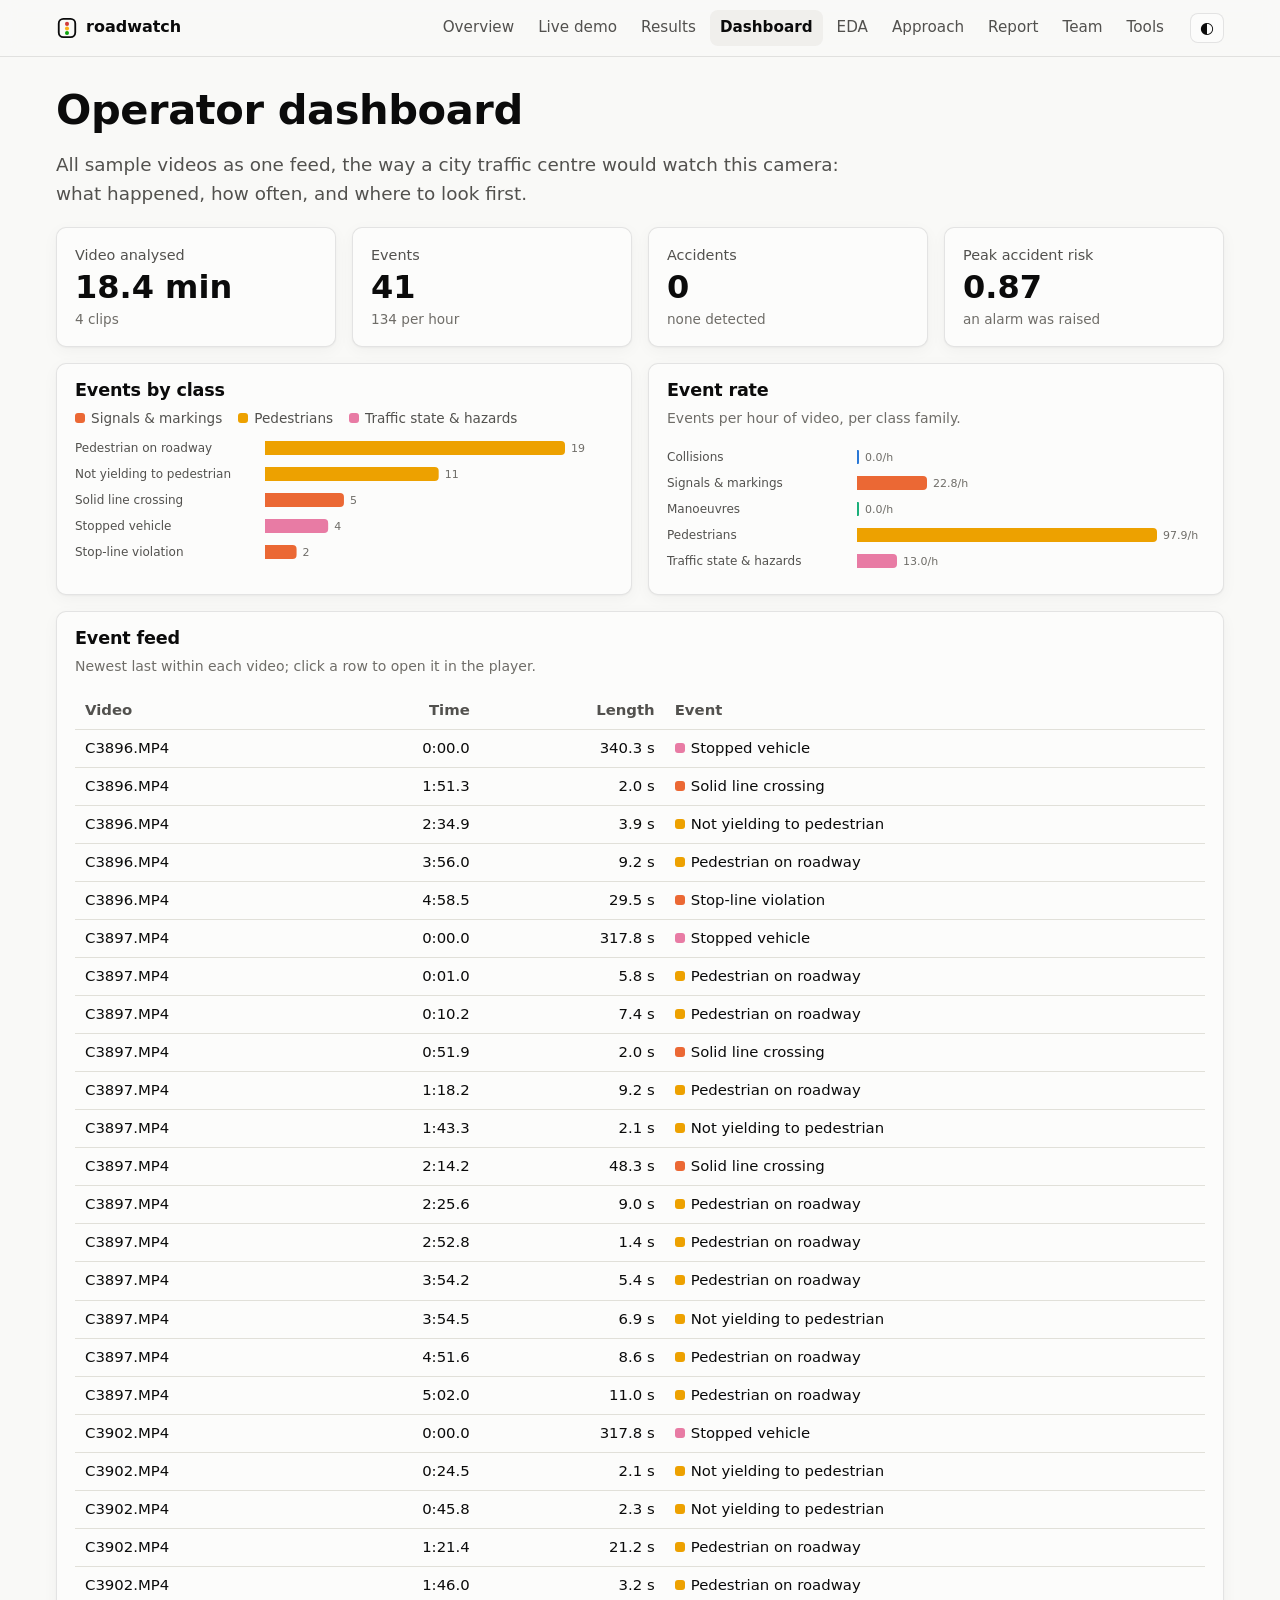
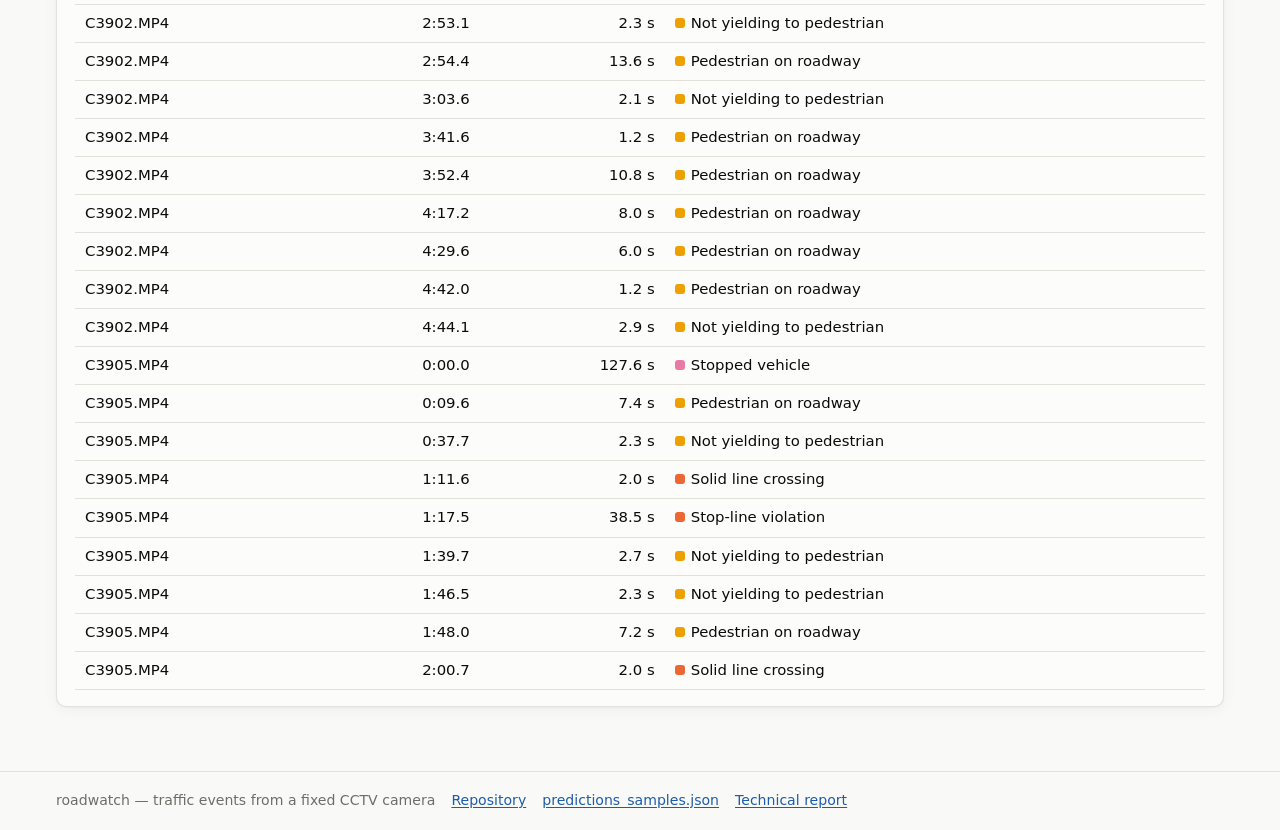
<file: web/static/dashboard.html>
<!doctype html>
<html lang="en">
<head>
  <meta charset="utf-8">
  <meta name="viewport" content="width=device-width, initial-scale=1">
  <title>Operator dashboard</title>
  <meta name="description" content="Events by class, by video and over time, as a traffic-centre operator would see them.">
  <link rel="stylesheet" href="css/site.css">
</head>
<body>
<main>
  <h1>Operator dashboard</h1>
  <p class="lead">All sample videos as one feed, the way a city traffic centre would watch this camera:
    what happened, how often, and where to look first.</p>
  <div class="grid grid-4" id="tiles"></div>
  <div class="grid grid-2" style="margin-top:16px">
    <section class="card"><h3>Events by class</h3><div class="legend" id="fam-legend"></div><div id="by-class"></div></section>
    <section class="card"><h3>Event rate</h3>
      <p class="small muted">Events per hour of video, per class family.</p><div id="rate"></div></section>
  </div>
  <section class="card" style="margin-top:16px">
    <h3>Event feed</h3>
    <p class="small muted">Newest last within each video; click a row to open it in the player.</p>
    <div class="table-wrap" id="feed"></div>
  </section>
</main>
<script type="module" src="js/dashboard.js"></script>
</body>
</html>
</file>
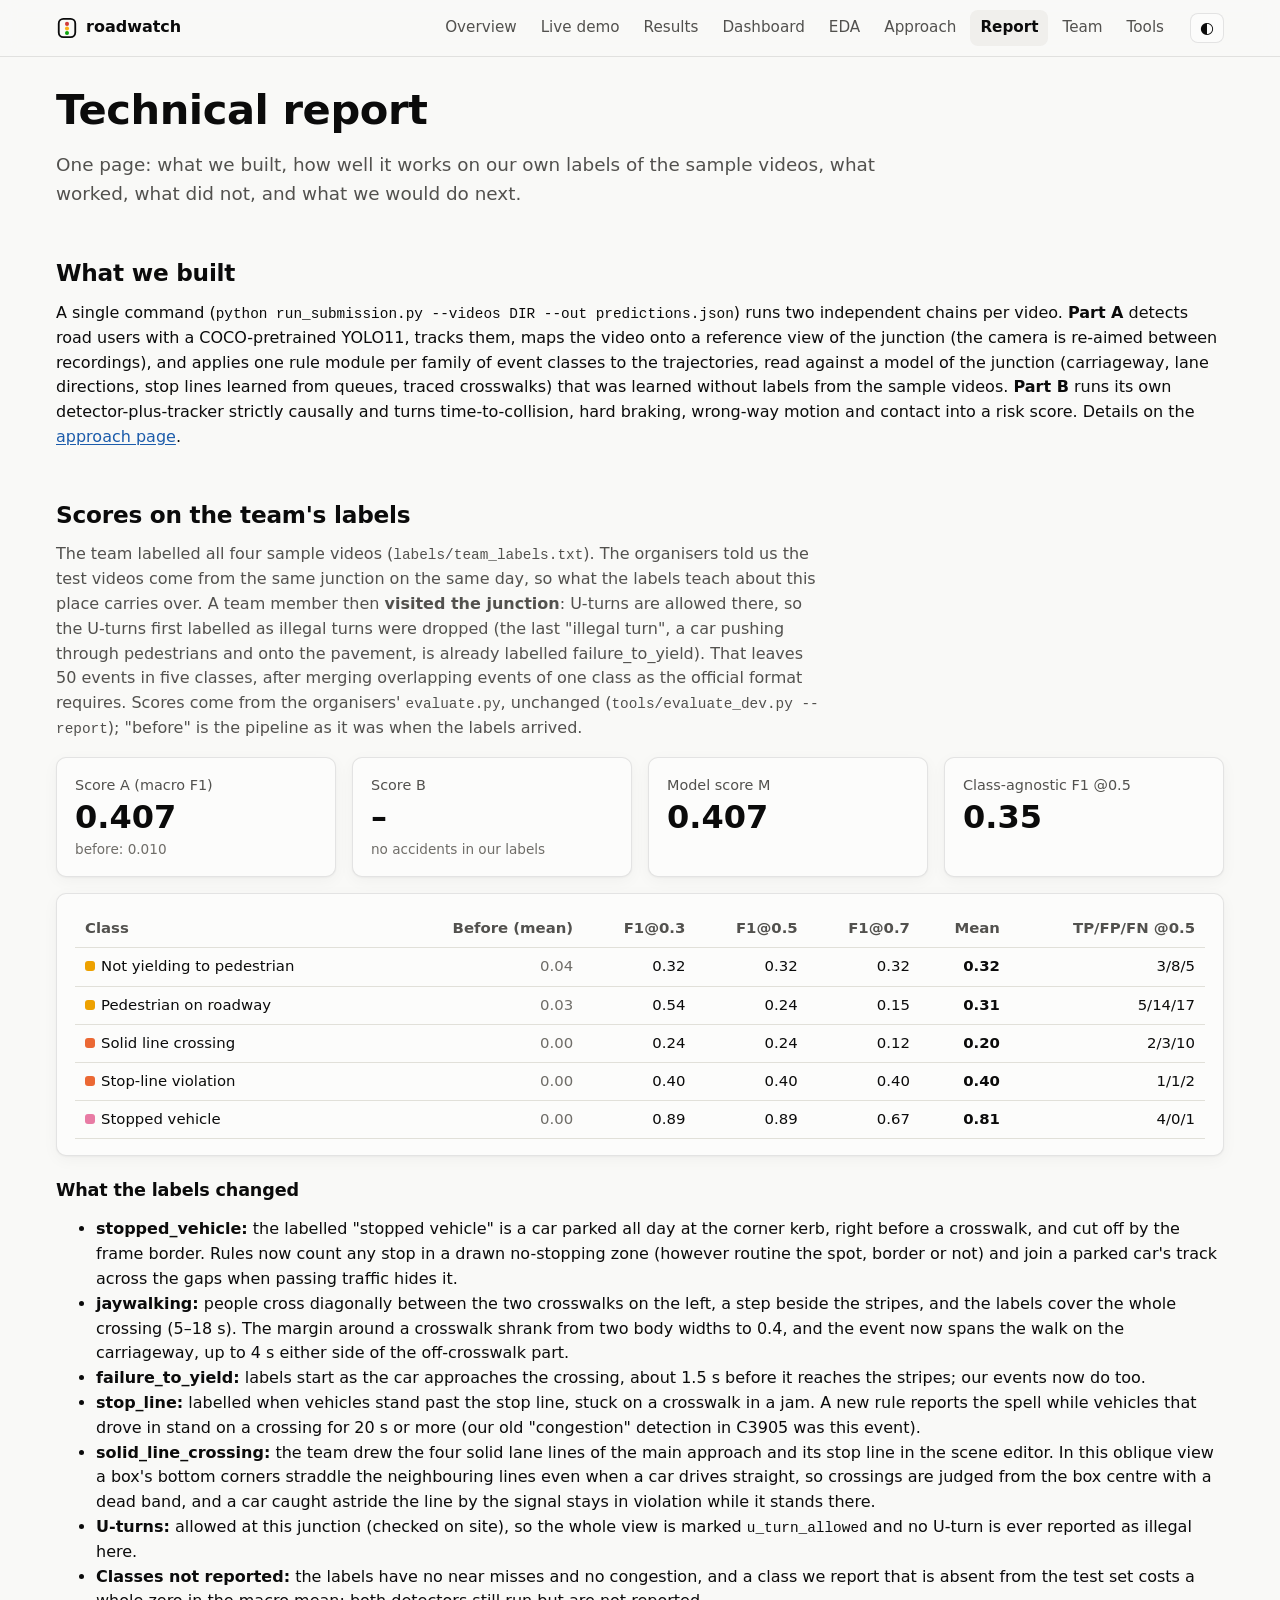
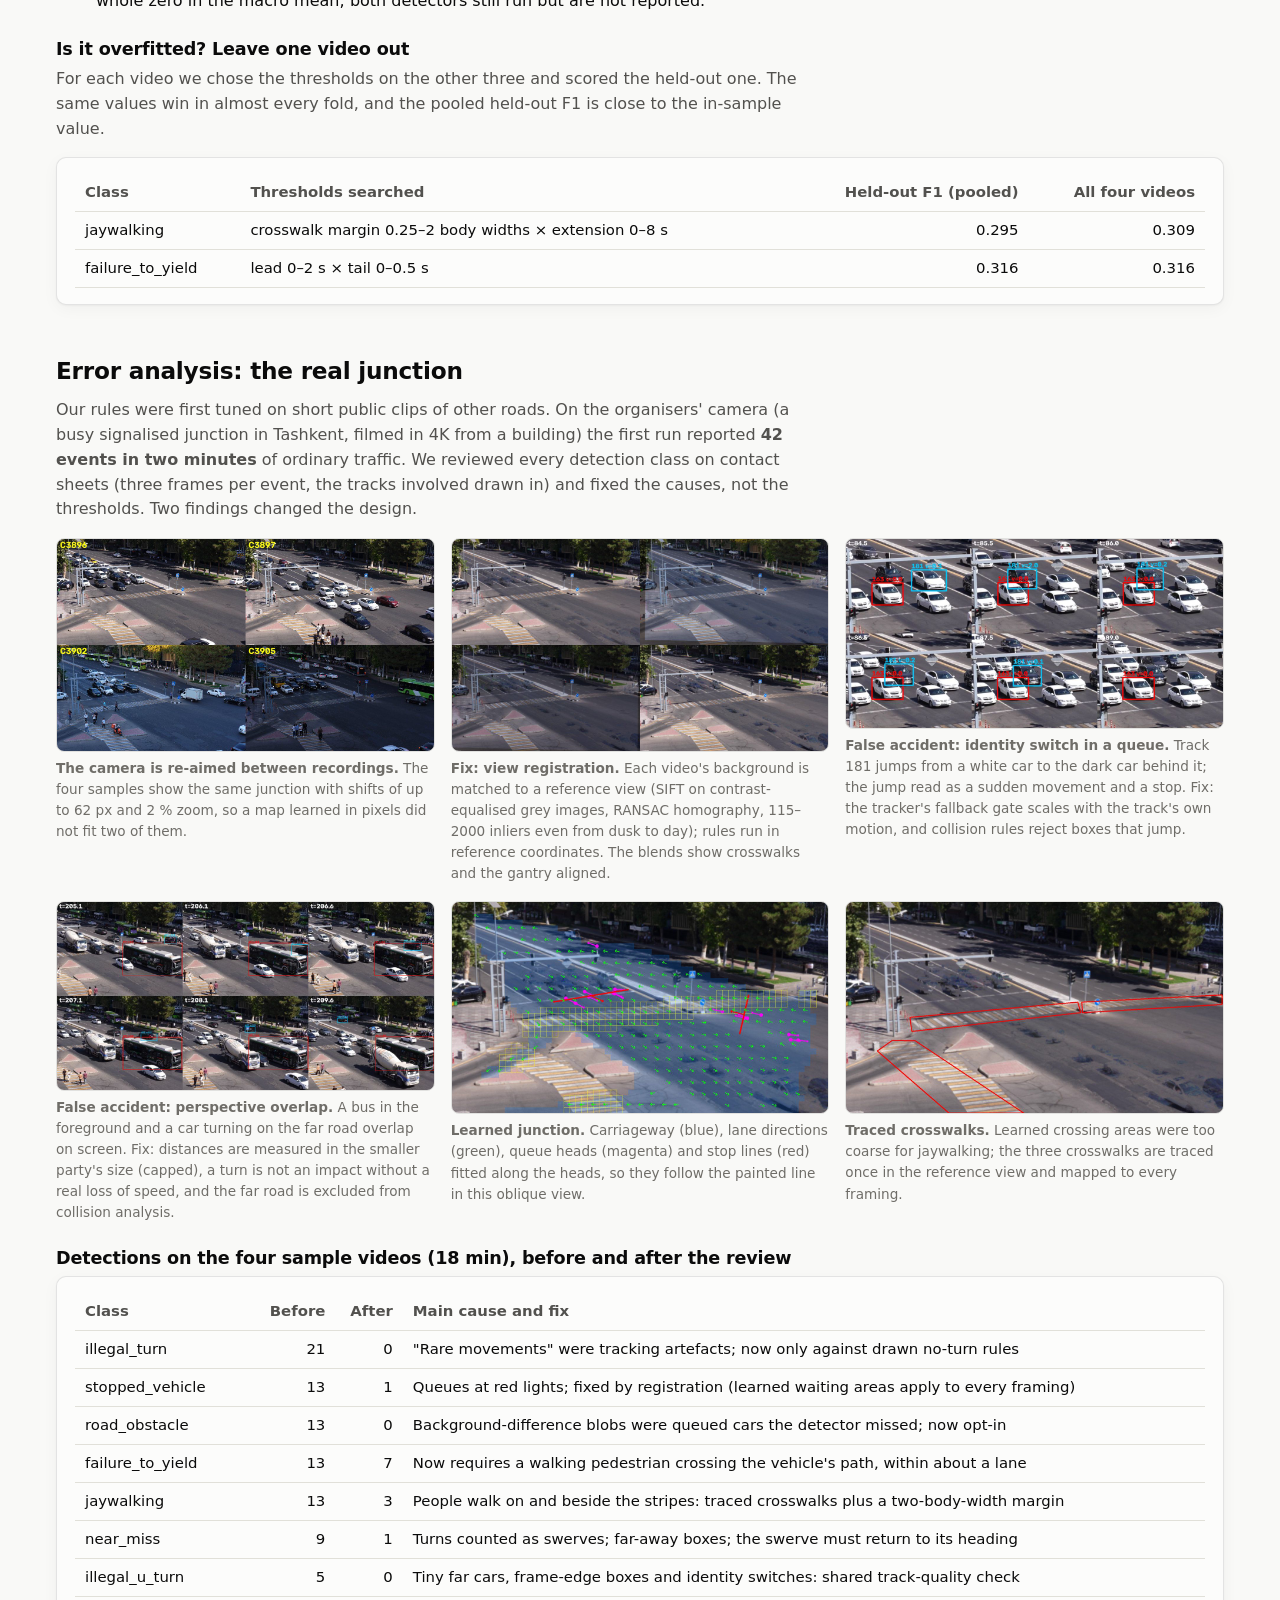
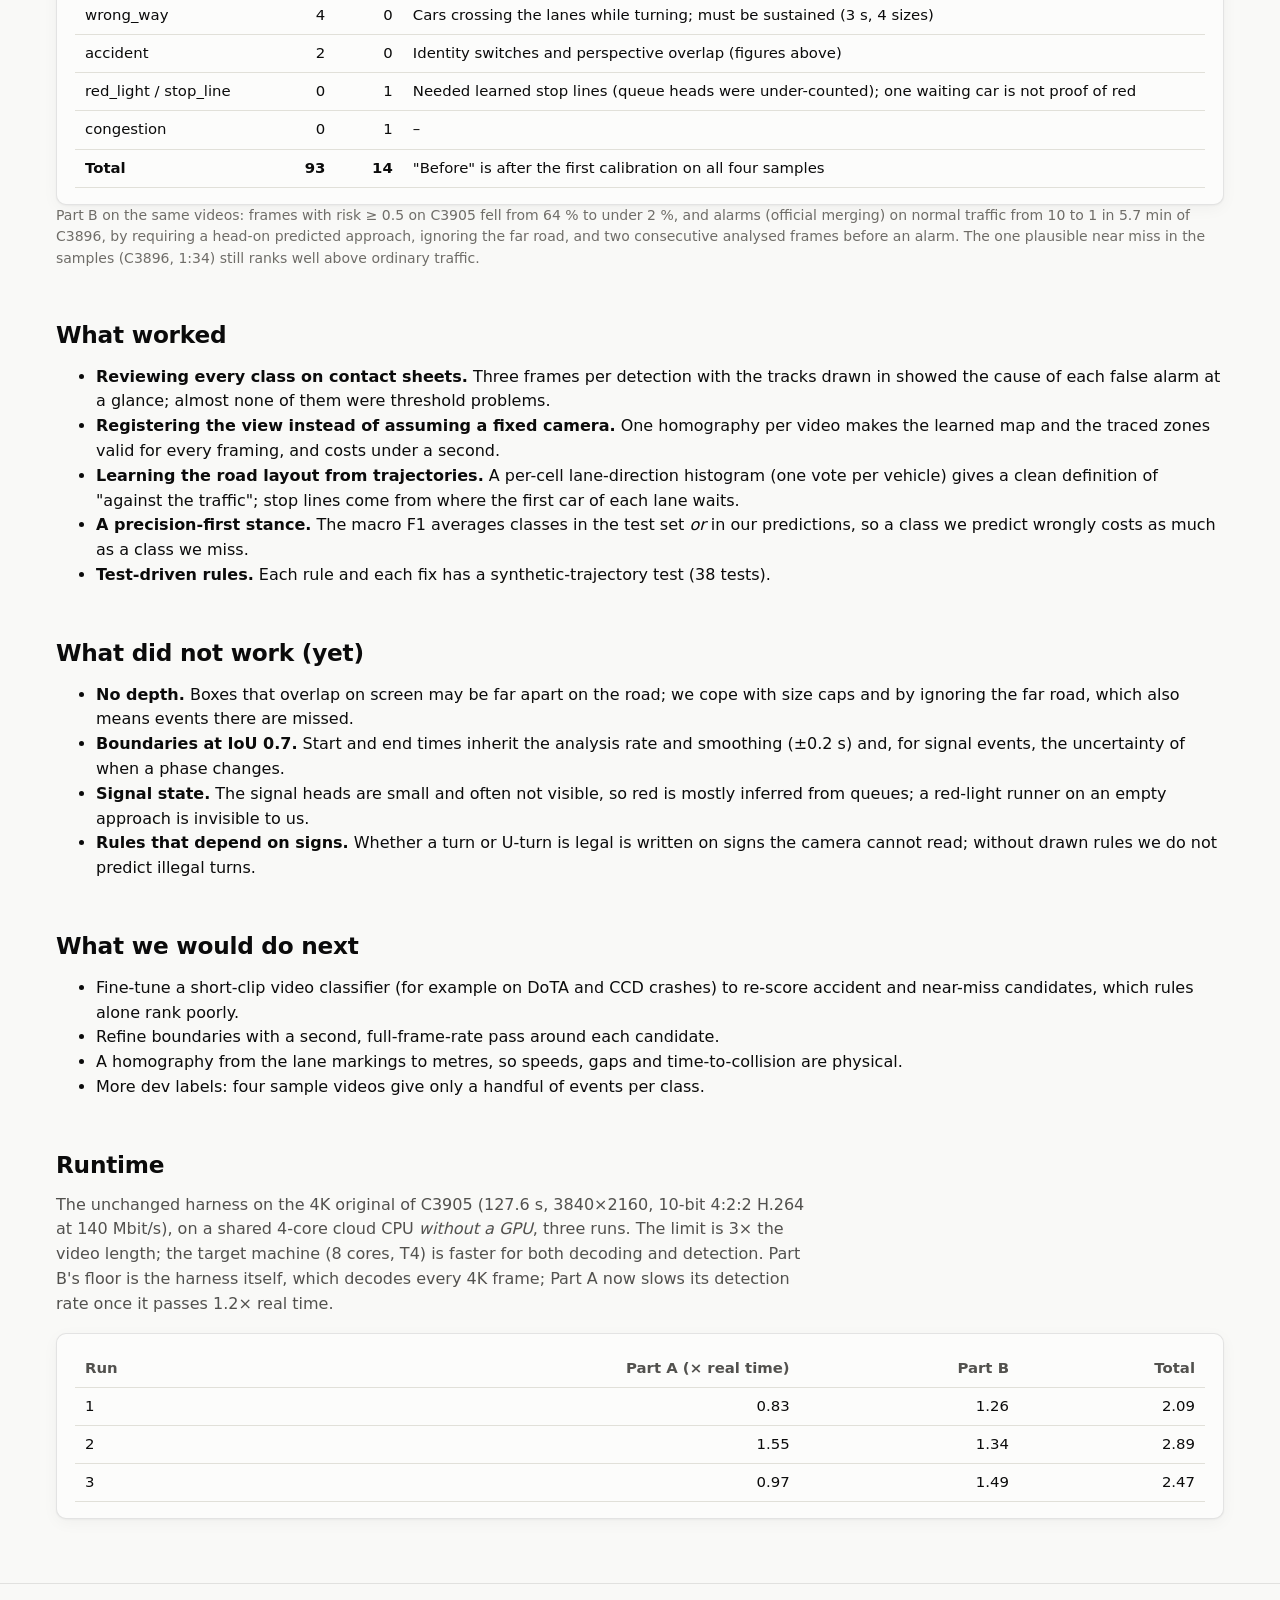
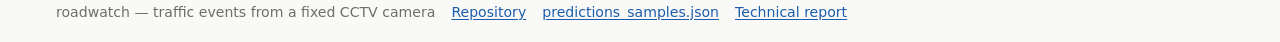
<file: web/static/report.html>
<!doctype html>
<html lang="en">
<head>
  <meta charset="utf-8">
  <meta name="viewport" content="width=device-width, initial-scale=1">
  <title>Technical report</title>
  <meta name="description" content="What we built, what worked, what did not, and what we would do next.">
  <link rel="stylesheet" href="css/site.css">
</head>
<body>
<main>
  <h1>Technical report</h1>
  <p class="lead">One page: what we built, how well it works on our own labels of the sample videos, what worked,
    what did not, and what we would do next.</p>

  <h2>What we built</h2>
  <p>A single command (<code>python run_submission.py --videos DIR --out predictions.json</code>) runs two independent
    chains per video. <strong>Part A</strong> detects road users with a COCO-pretrained YOLO11, tracks them, maps the video
    onto a reference view of the junction (the camera is re-aimed between recordings), and applies one rule module per
    family of event classes to the trajectories, read against a model of the junction (carriageway, lane directions,
    stop lines learned from queues, traced crosswalks) that was learned without labels from the sample videos.
    <strong>Part B</strong> runs its own detector-plus-tracker strictly causally and turns time-to-collision, hard braking,
    wrong-way motion and contact into a risk score. Details on the <a href="approach.html">approach page</a>.</p>

  <h2>Scores on the team's labels</h2>
  <p class="section-intro">The team labelled all four sample videos (<code>labels/team_labels.txt</code>). The organisers
    told us the test videos come from the same junction on the same day, so what the labels teach about this place
    carries over. A team member then <strong>visited the junction</strong>: U-turns are allowed there, so the U-turns first
    labelled as illegal turns were dropped (the last "illegal turn", a car pushing through pedestrians and onto the
    pavement, is already labelled failure_to_yield). That leaves 50 events in five classes, after merging overlapping events of one class as the
    official format requires. Scores come from the organisers' <code>evaluate.py</code>, unchanged
    (<code>tools/evaluate_dev.py --report</code>); "before" is the pipeline as it was when the labels arrived.</p>
  <div id="scores"><div class="empty">Scores appear here once the dev report is built.</div></div>
  <h3>What the labels changed</h3>
  <ul>
    <li><strong>stopped_vehicle:</strong> the labelled "stopped vehicle" is a car parked all day at the corner kerb, right
      before a crosswalk, and cut off by the frame border. Rules now count any stop in a drawn no-stopping zone (however
      routine the spot, border or not) and join a parked car's track across the gaps when passing traffic hides it.</li>
    <li><strong>jaywalking:</strong> people cross diagonally between the two crosswalks on the left, a step beside the
      stripes, and the labels cover the whole crossing (5–18 s). The margin around a crosswalk shrank from two body widths
      to 0.4, and the event now spans the walk on the carriageway, up to 4 s either side of the off-crosswalk part.</li>
    <li><strong>failure_to_yield:</strong> labels start as the car approaches the crossing, about 1.5 s before it reaches
      the stripes; our events now do too.</li>
    <li><strong>stop_line:</strong> labelled when vehicles stand past the stop line, stuck on a crosswalk in a jam. A new
      rule reports the spell while vehicles that drove in stand on a crossing for 20 s or more (our old "congestion"
      detection in C3905 was this event).</li>
    <li><strong>solid_line_crossing:</strong> the team drew the four solid lane lines of the main approach and its stop
      line in the scene editor. In this oblique view a box's bottom corners straddle the neighbouring lines even when a
      car drives straight, so crossings are judged from the box centre with a dead band, and a car caught astride the
      line by the signal stays in violation while it stands there.</li>
    <li><strong>U-turns:</strong> allowed at this junction (checked on site), so the whole view is marked
      <code>u_turn_allowed</code> and no U-turn is ever reported as illegal here.</li>
    <li><strong>Classes not reported:</strong> the labels have no near misses and no congestion, and a class we report
      that is absent from the test set costs a whole zero in the macro mean; both detectors still run but are not
      reported.</li>
  </ul>
  <h3>Is it overfitted? Leave one video out</h3>
  <p class="section-intro">For each video we chose the thresholds on the other three and scored the held-out one. The
    same values win in almost every fold, and the pooled held-out F1 is close to the in-sample value.</p>
  <div class="card table-wrap"><table>
    <thead><tr><th>Class</th><th>Thresholds searched</th><th class="num">Held-out F1 (pooled)</th><th class="num">All four videos</th></tr></thead>
    <tbody>
      <tr><td>jaywalking</td><td>crosswalk margin 0.25–2 body widths × extension 0–8 s</td><td class="num">0.295</td><td class="num">0.309</td></tr>
      <tr><td>failure_to_yield</td><td>lead 0–2 s × tail 0–0.5 s</td><td class="num">0.316</td><td class="num">0.316</td></tr>
    </tbody></table></div>

  <h2>Error analysis: the real junction</h2>
  <p class="section-intro">Our rules were first tuned on short public clips of other roads. On the organisers' camera
    (a busy signalised junction in Tashkent, filmed in 4K from a building) the first run reported <strong>42 events in
    two minutes</strong> of ordinary traffic. We reviewed every detection class on contact sheets (three frames per
    event, the tracks involved drawn in) and fixed the causes, not the thresholds. Two findings changed the design.</p>

  <div class="grid grid-2">
    <figure class="figure"><img src="data/analysis/views.jpg" alt="The four sample videos side by side: the same junction, framed slightly differently" loading="lazy">
      <figcaption><strong>The camera is re-aimed between recordings.</strong> The four samples show the same junction with
        shifts of up to 62 px and 2 % zoom, so a map learned in pixels did not fit two of them.</figcaption></figure>
    <figure class="figure"><img src="data/analysis/registration.jpg" alt="Three videos warped onto the reference view and blended with it: markings line up" loading="lazy">
      <figcaption><strong>Fix: view registration.</strong> Each video's background is matched to a reference view (SIFT on
        contrast-equalised grey images, RANSAC homography, 115–2000 inliers even from dusk to day); rules run in reference
        coordinates. The blends show crosswalks and the gantry aligned.</figcaption></figure>
    <figure class="figure"><img src="data/analysis/fp_identity_switch.jpg" alt="Contact sheet: a track jumps from a white car to the dark car behind it in a stopped queue" loading="lazy">
      <figcaption><strong>False accident: identity switch in a queue.</strong> Track 181 jumps from a white car to the dark
        car behind it; the jump read as a sudden movement and a stop. Fix: the tracker's fallback gate scales with the
        track's own motion, and collision rules reject boxes that jump.</figcaption></figure>
    <figure class="figure"><img src="data/analysis/fp_perspective.jpg" alt="Contact sheet: a bus in the foreground overlaps a turning car on the far road" loading="lazy">
      <figcaption><strong>False accident: perspective overlap.</strong> A bus in the foreground and a car turning on the far
        road overlap on screen. Fix: distances are measured in the smaller party's size (capped), a turn is not an impact
        without a real loss of speed, and the far road is excluded from collision analysis.</figcaption></figure>
    <figure class="figure"><img src="data/analysis/scene_layers.jpg" alt="Learned carriageway, lane directions, crossings, queue heads and stop lines over the reference view" loading="lazy">
      <figcaption><strong>Learned junction.</strong> Carriageway (blue), lane directions (green), queue heads (magenta) and
        stop lines (red) fitted along the heads, so they follow the painted line in this oblique view.</figcaption></figure>
    <figure class="figure"><img src="data/analysis/crosswalks.jpg" alt="The three crosswalks traced on the reference view" loading="lazy">
      <figcaption><strong>Traced crosswalks.</strong> Learned crossing areas were too coarse for jaywalking; the three
        crosswalks are traced once in the reference view and mapped to every framing.</figcaption></figure>
  </div>

  <h3>Detections on the four sample videos (18 min), before and after the review</h3>
  <div class="card table-wrap"><table>
    <thead><tr><th>Class</th><th class="num">Before</th><th class="num">After</th><th>Main cause and fix</th></tr></thead>
    <tbody>
      <tr><td>illegal_turn</td><td class="num">21</td><td class="num">0</td><td>"Rare movements" were tracking artefacts; now only against drawn no-turn rules</td></tr>
      <tr><td>stopped_vehicle</td><td class="num">13</td><td class="num">1</td><td>Queues at red lights; fixed by registration (learned waiting areas apply to every framing)</td></tr>
      <tr><td>road_obstacle</td><td class="num">13</td><td class="num">0</td><td>Background-difference blobs were queued cars the detector missed; now opt-in</td></tr>
      <tr><td>failure_to_yield</td><td class="num">13</td><td class="num">7</td><td>Now requires a walking pedestrian crossing the vehicle's path, within about a lane</td></tr>
      <tr><td>jaywalking</td><td class="num">13</td><td class="num">3</td><td>People walk on and beside the stripes: traced crosswalks plus a two-body-width margin</td></tr>
      <tr><td>near_miss</td><td class="num">9</td><td class="num">1</td><td>Turns counted as swerves; far-away boxes; the swerve must return to its heading</td></tr>
      <tr><td>illegal_u_turn</td><td class="num">5</td><td class="num">0</td><td>Tiny far cars, frame-edge boxes and identity switches: shared track-quality check</td></tr>
      <tr><td>wrong_way</td><td class="num">4</td><td class="num">0</td><td>Cars crossing the lanes while turning; must be sustained (3 s, 4 sizes)</td></tr>
      <tr><td>accident</td><td class="num">2</td><td class="num">0</td><td>Identity switches and perspective overlap (figures above)</td></tr>
      <tr><td>red_light / stop_line</td><td class="num">0</td><td class="num">1</td><td>Needed learned stop lines (queue heads were under-counted); one waiting car is not proof of red</td></tr>
      <tr><td>congestion</td><td class="num">0</td><td class="num">1</td><td>–</td></tr>
      <tr><td><strong>Total</strong></td><td class="num"><strong>93</strong></td><td class="num"><strong>14</strong></td><td>"Before" is after the first calibration on all four samples</td></tr>
    </tbody></table></div>
  <p class="small muted">Part B on the same videos: frames with risk ≥ 0.5 on C3905 fell from 64 % to under 2 %, and
    alarms (official merging) on normal traffic from 10 to 1 in 5.7 min of C3896, by requiring a head-on predicted
    approach, ignoring the far road, and two consecutive analysed frames before an alarm. The one plausible near miss
    in the samples (C3896, 1:34) still ranks well above ordinary traffic.</p>

  <h2>What worked</h2>
  <ul>
    <li><strong>Reviewing every class on contact sheets.</strong> Three frames per detection with the tracks drawn in showed
      the cause of each false alarm at a glance; almost none of them were threshold problems.</li>
    <li><strong>Registering the view instead of assuming a fixed camera.</strong> One homography per video makes the learned
      map and the traced zones valid for every framing, and costs under a second.</li>
    <li><strong>Learning the road layout from trajectories.</strong> A per-cell lane-direction histogram (one vote per vehicle)
      gives a clean definition of "against the traffic"; stop lines come from where the first car of each lane waits.</li>
    <li><strong>A precision-first stance.</strong> The macro F1 averages classes in the test set <em>or</em> in our
      predictions, so a class we predict wrongly costs as much as a class we miss.</li>
    <li><strong>Test-driven rules.</strong> Each rule and each fix has a synthetic-trajectory test (38 tests).</li>
  </ul>

  <h2>What did not work (yet)</h2>
  <ul>
    <li><strong>No depth.</strong> Boxes that overlap on screen may be far apart on the road; we cope with size caps and by
      ignoring the far road, which also means events there are missed.</li>
    <li><strong>Boundaries at IoU 0.7.</strong> Start and end times inherit the analysis rate and smoothing (±0.2 s) and,
      for signal events, the uncertainty of when a phase changes.</li>
    <li><strong>Signal state.</strong> The signal heads are small and often not visible, so red is mostly inferred from
      queues; a red-light runner on an empty approach is invisible to us.</li>
    <li><strong>Rules that depend on signs.</strong> Whether a turn or U-turn is legal is written on signs the camera cannot
      read; without drawn rules we do not predict illegal turns.</li>
  </ul>

  <h2>What we would do next</h2>
  <ul>
    <li>Fine-tune a short-clip video classifier (for example on DoTA and CCD crashes) to re-score accident and near-miss
      candidates, which rules alone rank poorly.</li>
    <li>Refine boundaries with a second, full-frame-rate pass around each candidate.</li>
    <li>A homography from the lane markings to metres, so speeds, gaps and time-to-collision are physical.</li>
    <li>More dev labels: four sample videos give only a handful of events per class.</li>
  </ul>

  <h2>Runtime</h2>
  <p class="section-intro">The unchanged harness on the 4K original of C3905 (127.6 s, 3840×2160, 10-bit 4:2:2 H.264 at
    140 Mbit/s), on a shared 4-core cloud CPU <em>without a GPU</em>, three runs. The limit is 3× the video length; the
    target machine (8 cores, T4) is faster for both decoding and detection. Part B's floor is the harness itself, which
    decodes every 4K frame; Part A now slows its detection rate once it passes 1.2× real time.</p>
  <div class="card table-wrap"><table>
    <thead><tr><th>Run</th><th class="num">Part A (× real time)</th><th class="num">Part B</th><th class="num">Total</th></tr></thead>
    <tbody>
      <tr><td>1</td><td class="num">0.83</td><td class="num">1.26</td><td class="num">2.09</td></tr>
      <tr><td>2</td><td class="num">1.55</td><td class="num">1.34</td><td class="num">2.89</td></tr>
      <tr><td>3</td><td class="num">0.97</td><td class="num">1.49</td><td class="num">2.47</td></tr>
    </tbody></table></div>
</main>
<script type="module">
  import { CLASSES, chrome, className, el, getJSON } from "./js/common.js";
  chrome();
  const $ = (id) => document.getElementById(id);
  getJSON("data/dev_scores.json").then((rep) => {
    const a = rep.part_a, b = rep.part_b;
    const base = rep.baseline;
    const rows = a.classes.map((c) => {
      const pc = a.per_class[c];
      return el("tr", {}, el("td", {}, el("span", { class: `swatch fam-${CLASSES[c]?.family}` }), className(c)),
        ...(base ? [el("td", { class: "num muted" }, (base.per_class[c] ?? 0).toFixed(2))] : []),
        ...["0.3", "0.5", "0.7"].map((t) => el("td", { class: "num" }, pc[t].f1.toFixed(2))),
        el("td", { class: "num" }, el("strong", {}, pc.f1_mean.toFixed(2))),
        el("td", { class: "num" }, `${pc["0.5"].tp}/${pc["0.5"].fp}/${pc["0.5"].fn}`));
    });
    $("scores").replaceChildren(
      el("div", { class: "grid grid-4" },
        el("div", { class: "card stat" }, el("div", { class: "label" }, "Score A (macro F1)"), el("div", { class: "value" }, a.score_a.toFixed(3)),
          ...(base ? [el("div", { class: "note" }, `before: ${base.score_a.toFixed(3)}`)] : [])),
        el("div", { class: "card stat" }, el("div", { class: "label" }, "Score B"), el("div", { class: "value" }, b ? b.score_b.toFixed(3) : "–"),
          el("div", { class: "note" }, b ? `AP ${b.ap.toFixed(2)} · alarm F1 ${b.f1_alarm.toFixed(2)} · mTTA ${b.mtta_sec.toFixed(1)} s` : "no accidents in our labels")),
        el("div", { class: "card stat" }, el("div", { class: "label" }, "Model score M"), el("div", { class: "value" }, rep.model_score.toFixed(3))),
        el("div", { class: "card stat" }, el("div", { class: "label" }, "Class-agnostic F1 @0.5"), el("div", { class: "value" }, a.class_agnostic["0.5"].f1.toFixed(2)))),
      el("div", { class: "card table-wrap", style: "margin-top:16px" }, el("table", {},
        el("thead", {}, el("tr", {}, el("th", {}, "Class"), ...(base ? [el("th", { class: "num" }, "Before (mean)")] : []), el("th", { class: "num" }, "F1@0.3"), el("th", { class: "num" }, "F1@0.5"),
          el("th", { class: "num" }, "F1@0.7"), el("th", { class: "num" }, "Mean"), el("th", { class: "num" }, "TP/FP/FN @0.5"))),
        el("tbody", {}, rows))));
  }).catch(() => {});
</script>
</body>
</html>
</file>
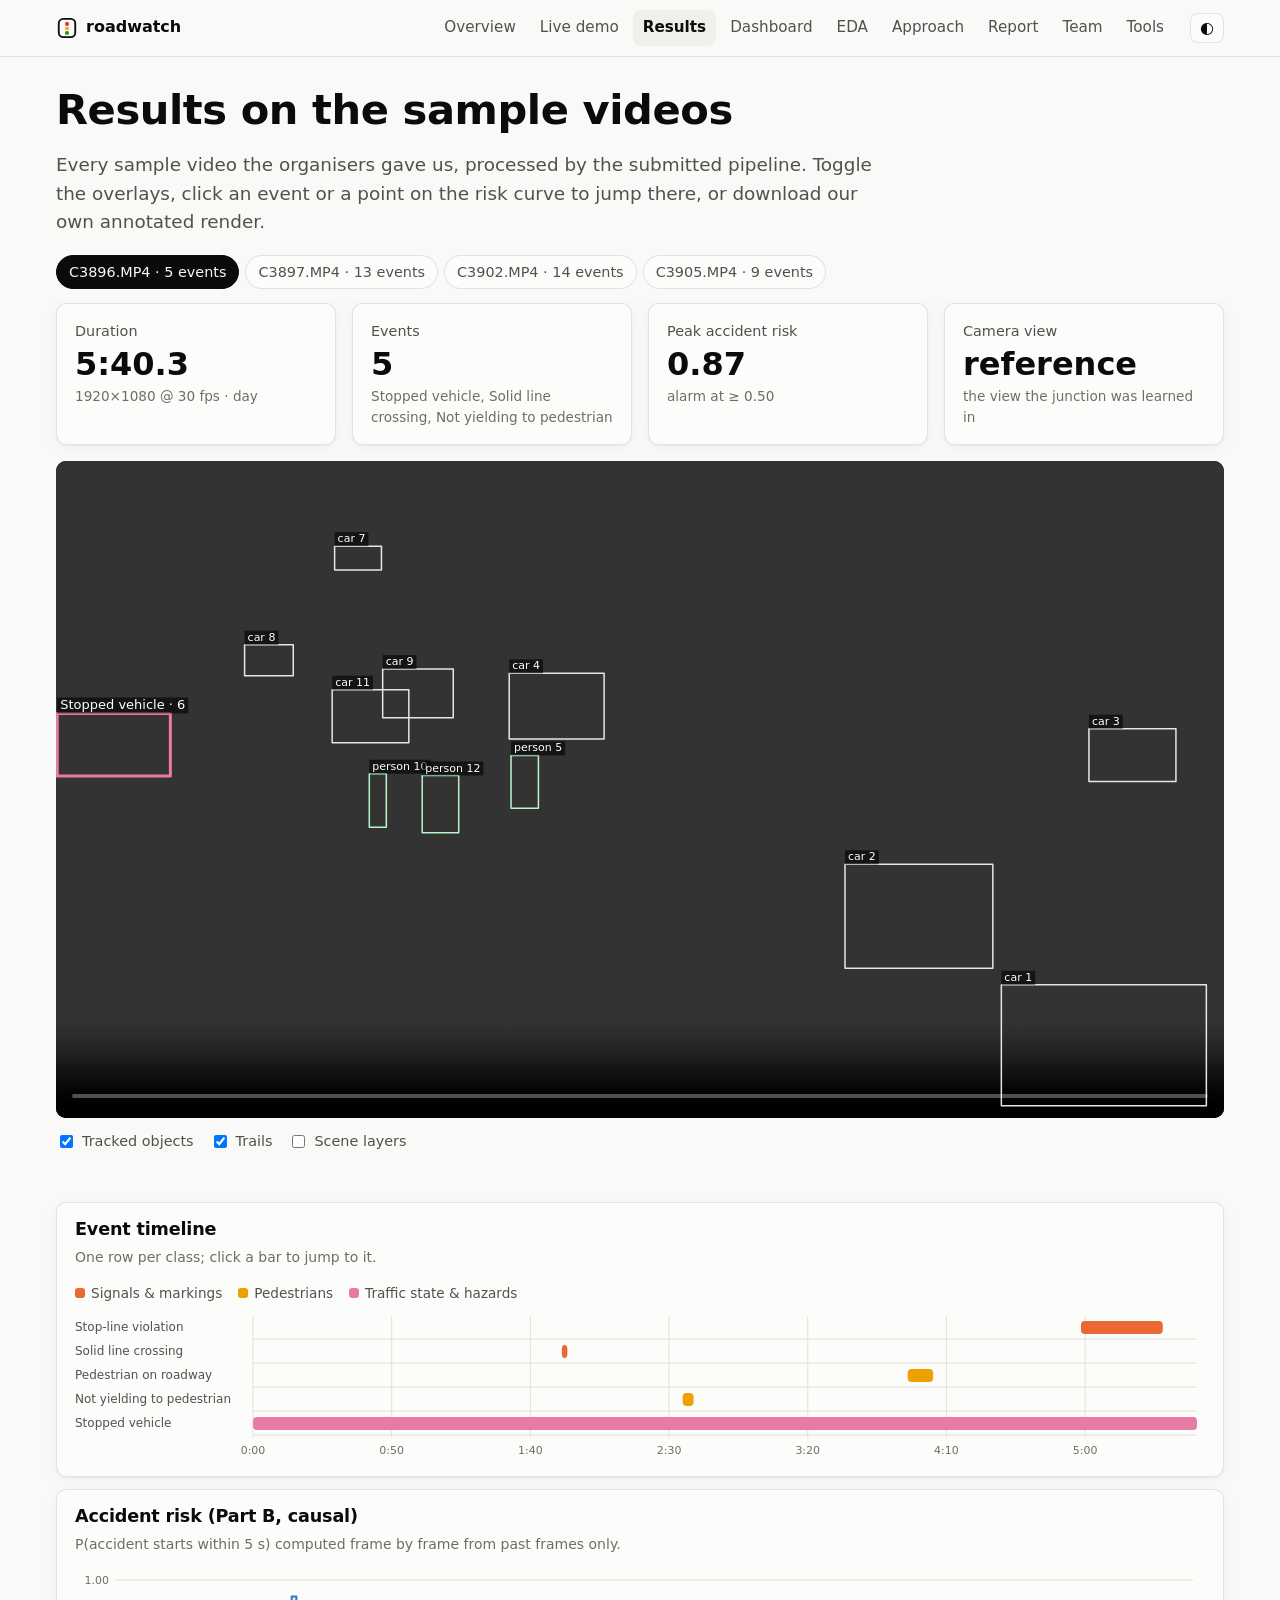
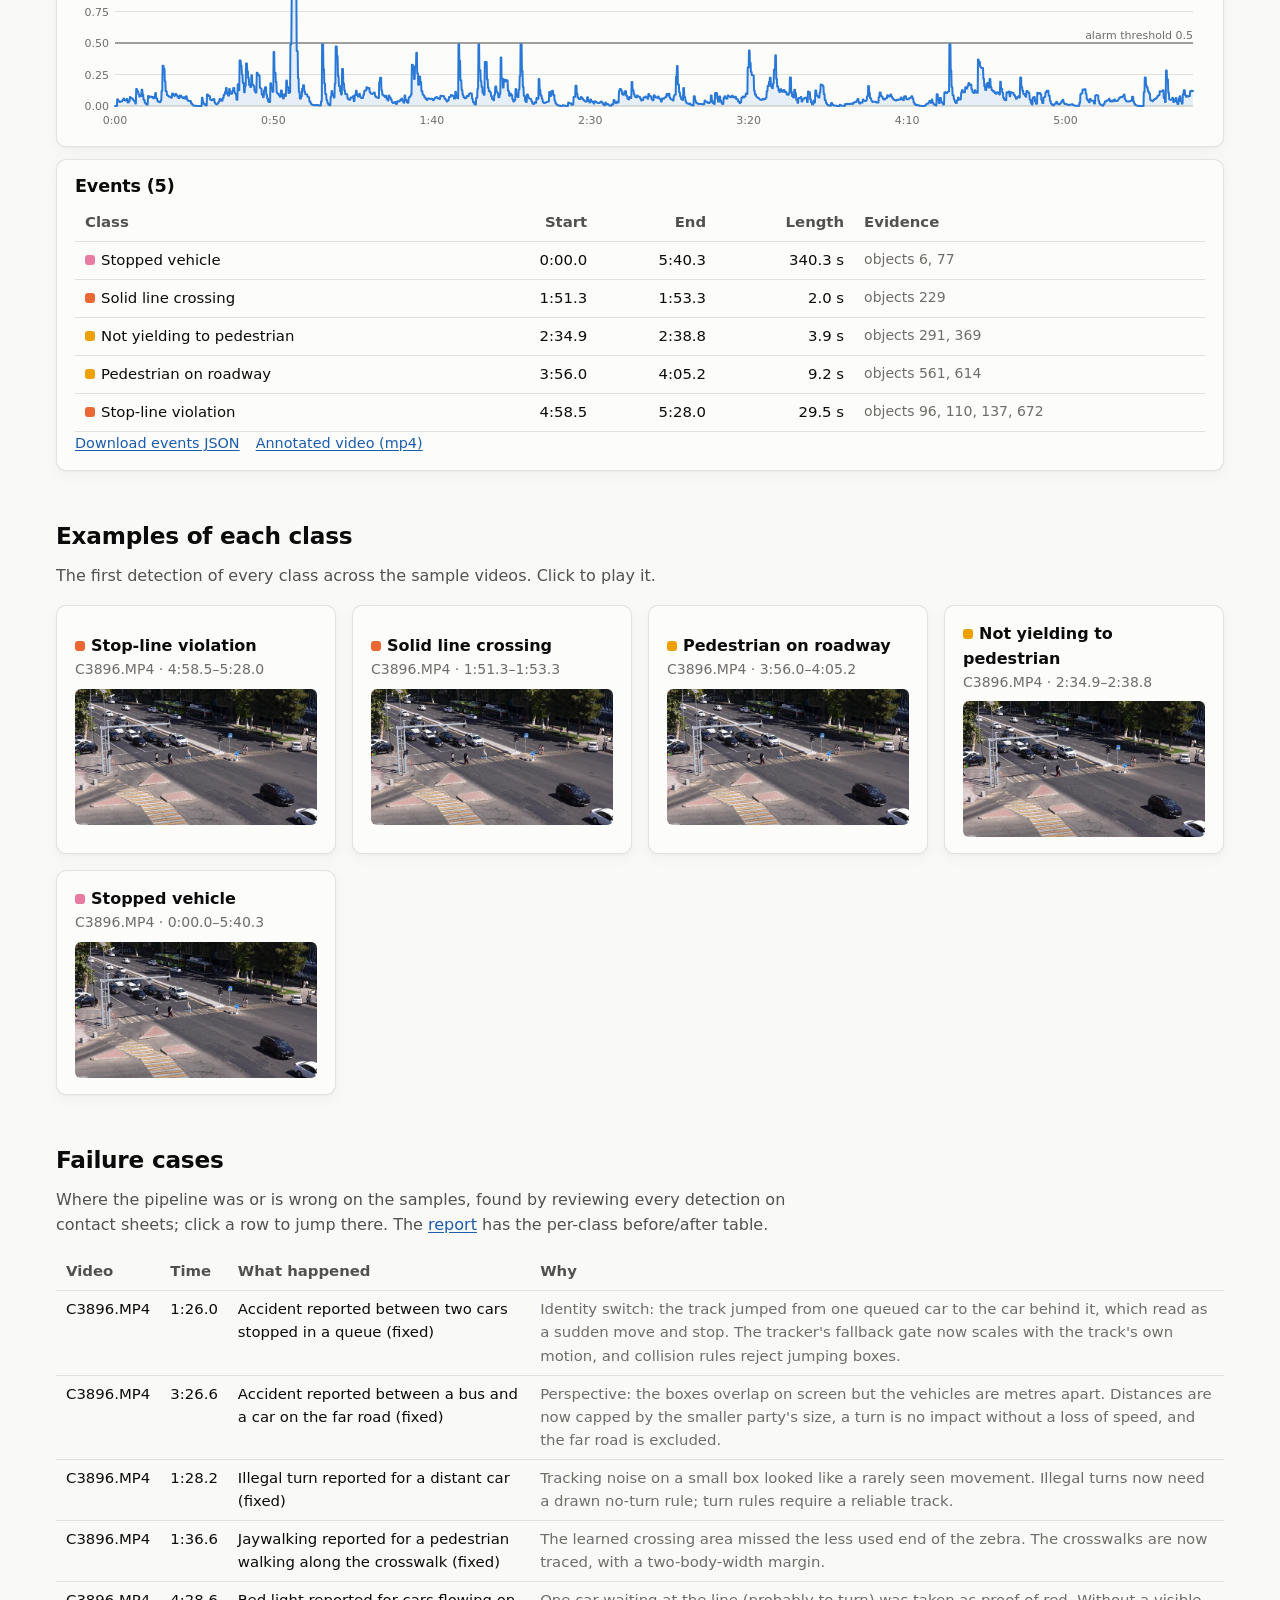
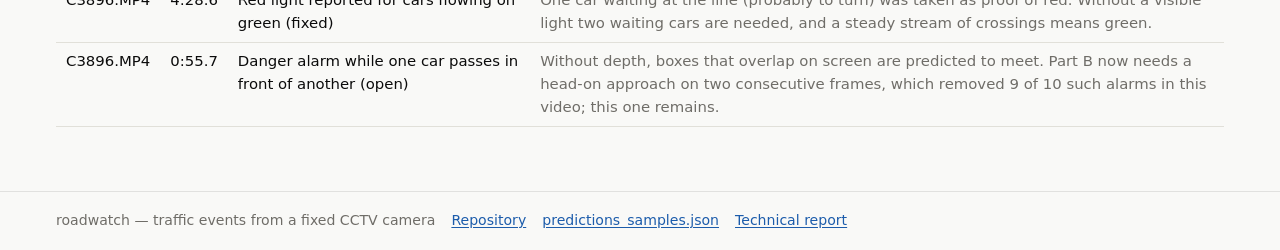
<file: web/static/results.html>
<!doctype html>
<html lang="en">
<head>
  <meta charset="utf-8">
  <meta name="viewport" content="width=device-width, initial-scale=1">
  <title>Sample results</title>
  <meta name="description" content="Annotated playback, event timelines and risk curves for every sample video.">
  <link rel="stylesheet" href="css/site.css">
</head>
<body>
<main>
  <h1>Results on the sample videos</h1>
  <p class="lead">Every sample video the organisers gave us, processed by the submitted pipeline. Toggle the
    overlays, click an event or a point on the risk curve to jump there, or download our own annotated render.</p>
  <div class="tabs" role="tablist" id="tabs"></div>
  <div class="grid grid-4" id="tiles"></div>
  <div id="viewer" style="margin-top:16px"><div class="empty">Loading…</div></div>

  <h2>Examples of each class</h2>
  <p class="section-intro">The first detection of every class across the sample videos. Click to play it.</p>
  <div class="grid grid-3" id="examples"></div>

  <h2>Failure cases</h2>
  <p class="section-intro">Where the pipeline was or is wrong on the samples, found by reviewing every detection on
    contact sheets; click a row to jump there. The <a href="report.html">report</a> has the per-class before/after table.</p>
  <div id="failures"></div>
</main>
<script type="module" src="js/results.js"></script>
</body>
</html>
</file>
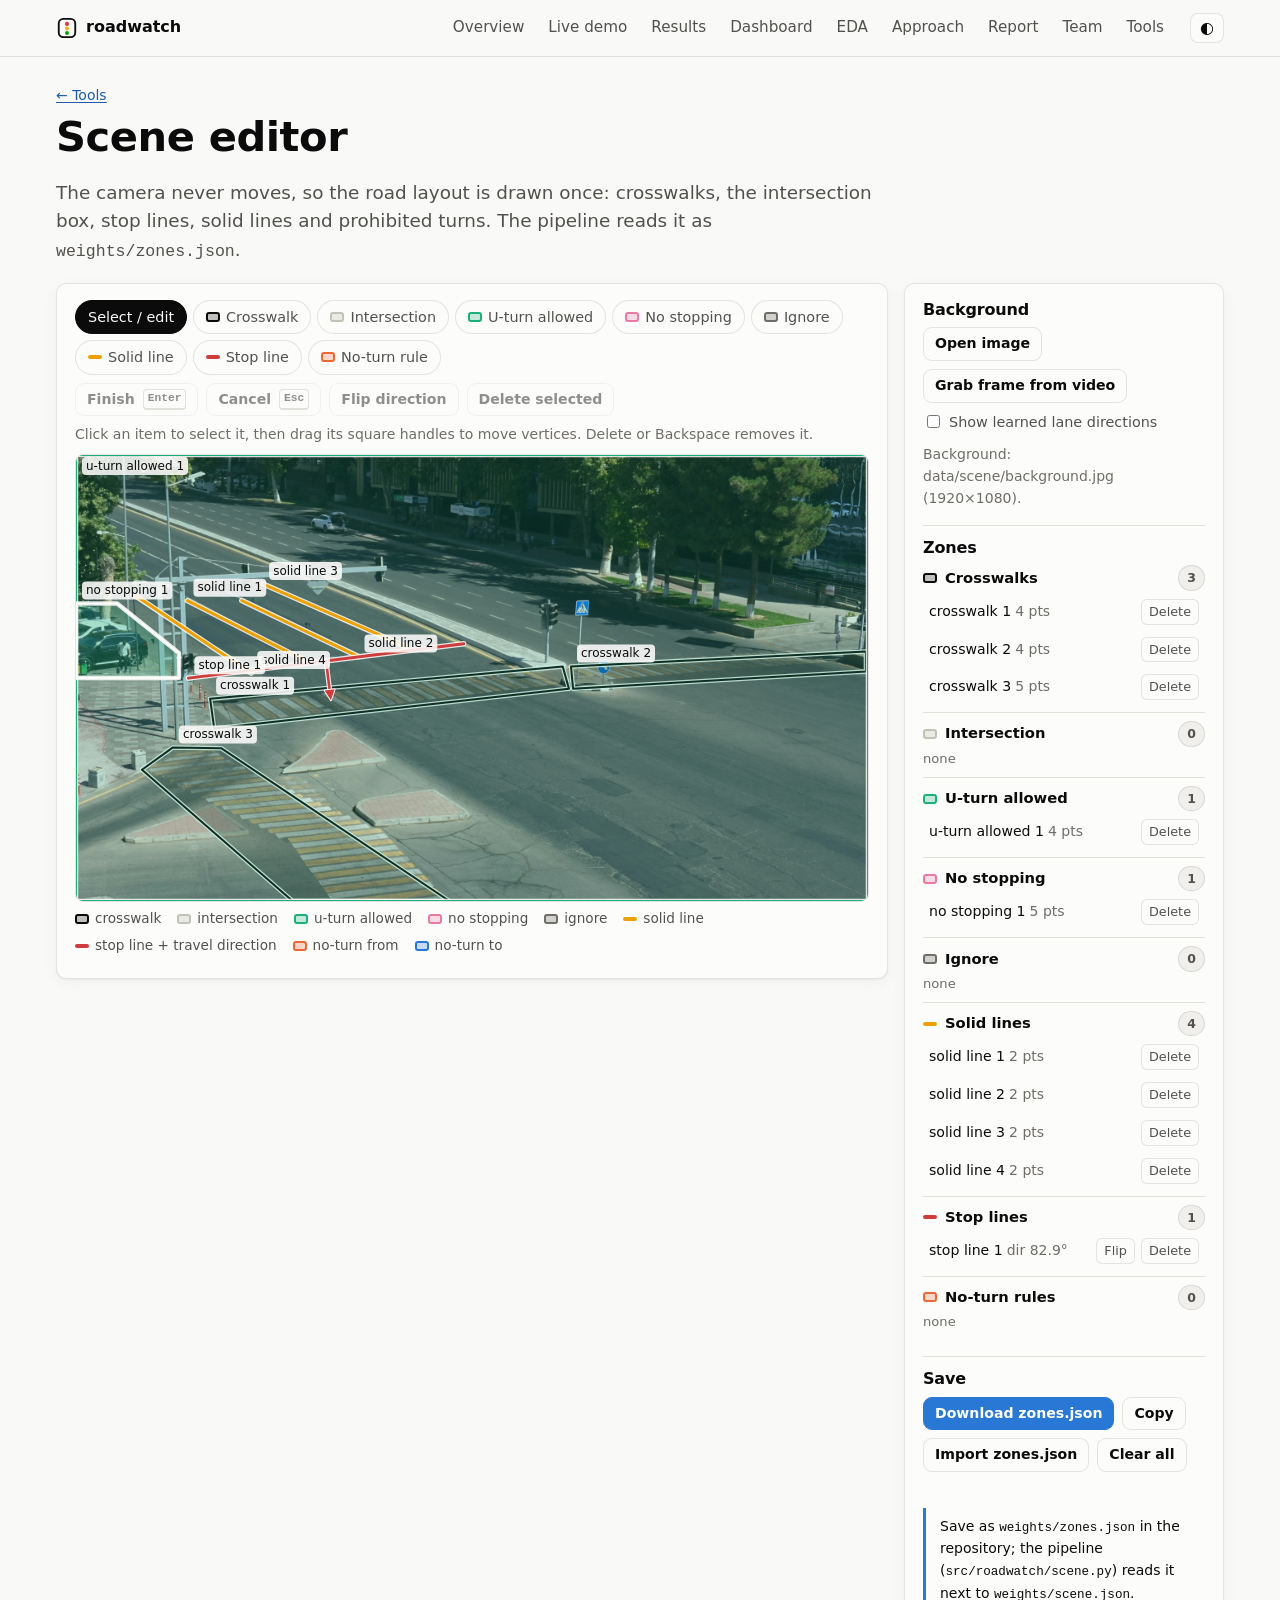
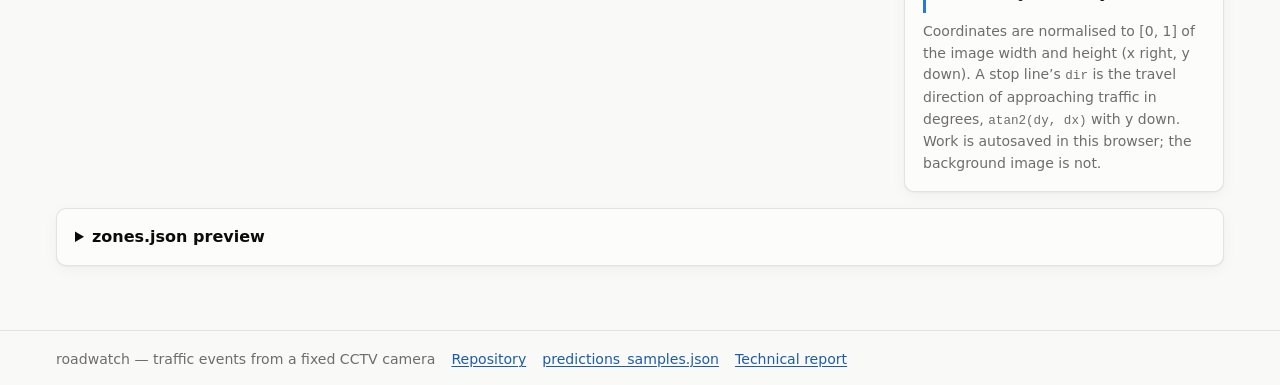
<file: web/static/scene.html>
<!doctype html>
<html lang="en">
<head>
<meta charset="utf-8">
<meta name="viewport" content="width=device-width, initial-scale=1">
<title>Scene editor</title>
<meta name="description" content="Draw crosswalks, stop lines, solid lines and no-turn rules for the fixed camera and export weights/zones.json.">
<link rel="icon" href="data:,">
<link rel="stylesheet" href="css/site.css">
<style>
  [hidden] { display: none !important; }
  .crumb { margin: 0 0 6px; }
  .scene { display: grid; gap: 16px; grid-template-columns: minmax(0, 1fr) 320px; align-items: start; }
  @media (max-width: 920px) { .scene { grid-template-columns: minmax(0, 1fr); } }
  .scene + details { margin-top: 16px; }
  .card h3 { font-size: 1rem; margin: 0 0 0.5em; }
  .card h3 + .row { margin-top: 0; }
  .row { display: flex; flex-wrap: wrap; gap: 8px; align-items: center; }
  .btn.sm { padding: 5px 11px; font-size: 0.88rem; }
  .check { display: inline-flex; gap: 6px; align-items: center; font-size: 0.9rem; color: var(--ink-2); }
  input[type="text"] {
    font: inherit; font-size: 0.9rem; color: var(--ink); background: var(--surface);
    border: 1px solid var(--axis); border-radius: 6px; padding: 4px 7px; min-width: 0;
  }
  input[type="range"] { flex: 1 1 160px; min-width: 0; accent-color: var(--accent); }
  input:focus-visible, button:focus-visible { outline: 2px solid var(--accent); outline-offset: 1px; }

  .zones-h { margin-top: 16px !important; padding-top: 12px; border-top: 1px solid var(--grid); }
  #grab { margin-top: 12px; padding: 12px; border: 1px solid var(--border); border-radius: 8px; background: var(--surface-2); }
  #grab video { max-height: 220px; border-radius: 6px; background: var(--page); margin-bottom: 8px; }
  #bgMsg { margin-top: 10px; padding: 12px; }
  #bgNote { margin: 8px 0 0; }
  .tools { margin: 0 0 8px; }
  .tools button[aria-pressed="true"] .ksw { outline: 1.5px solid var(--page); }
  .tools button { display: inline-flex; align-items: center; }
  .tools button[aria-pressed="true"] { background: var(--ink); color: var(--page); border-color: var(--ink); }
  .tool-opts .btn:disabled { opacity: 0.45; }
  .nt { display: flex; gap: 8px; align-items: center; margin-top: 8px; font-size: 0.9rem; color: var(--ink-2); max-width: 420px; }
  .nt input { flex: 1 1 auto; }
  #hint { margin: 8px 0; min-height: 1.5em; }
  #stage { position: relative; width: 100%; border-radius: 8px; overflow: hidden; border: 1px solid var(--border); }
  #cv { display: block; width: 100%; touch-action: none; cursor: crosshair; }
  #cv.select { cursor: default; }
  #cv:focus { outline: none; }
  #cv:focus-visible { outline: 2px solid var(--accent); outline-offset: -2px; }

  /* kind swatches (always next to a text label) */
  .ksw { display: inline-block; width: 14px; height: 10px; border-radius: 3px; margin-right: 6px; flex: none; vertical-align: 0; border: 2px solid; }
  .ksw.line { height: 4px; border: 0; border-radius: 2px; vertical-align: 2px; }
  .k-crosswalks { border-color: var(--ink); background: color-mix(in srgb, var(--ink) 25%, transparent); }
  .k-intersection { border-color: var(--axis); background: color-mix(in srgb, var(--axis) 30%, transparent); }
  .k-u_turn_allowed { border-color: var(--fam-manoeuvre); background: color-mix(in srgb, var(--fam-manoeuvre) 25%, transparent); }
  .k-no_stopping { border-color: var(--fam-state); background: color-mix(in srgb, var(--fam-state) 25%, transparent); }
  .k-ignore { border-color: var(--muted); background: color-mix(in srgb, var(--muted) 30%, transparent); }
  .k-solid_lines { background: var(--fam-pedestrian); }
  .k-stop_lines { background: var(--critical); }
  .k-no_turn_from { border-color: var(--fam-signal); background: color-mix(in srgb, var(--fam-signal) 25%, transparent); }
  .k-no_turn_to { border-color: var(--fam-collision); background: color-mix(in srgb, var(--fam-collision) 25%, transparent); }
  .legend .item { display: inline-flex; align-items: center; }

  /* side list */
  .kgroup { border-top: 1px solid var(--grid); padding: 8px 0; }
  .kgroup:first-child { border-top: 0; padding-top: 0; }
  .khead { display: flex; align-items: center; gap: 2px; font-weight: 600; font-size: 0.92rem; }
  .khead .pill { margin-left: auto; }
  .krow { display: flex; align-items: center; gap: 6px; padding: 4px 6px; margin-top: 4px; border-radius: 6px; font-size: 0.88rem; flex-wrap: wrap; }
  .krow.sel { background: var(--wash); box-shadow: inset 0 0 0 1px var(--accent); }
  .krow .kname { flex: 1 1 auto; min-width: 0; text-align: left; font: inherit; background: none; border: 0; color: var(--ink); cursor: pointer; padding: 2px 0; }
  .krow .kname .muted { margin-left: 4px; }
  .krow input[type="text"] { flex: 1 1 140px; font-size: 0.84rem; padding: 2px 6px; }
  .mini {
    font: inherit; font-size: 0.8rem; padding: 2px 7px; border-radius: 6px; cursor: pointer; white-space: nowrap;
    border: 1px solid var(--border); background: var(--surface); color: var(--ink-2);
  }
  .mini:hover { color: var(--ink); background: var(--surface-2); }
  .none { font-size: 0.82rem; color: var(--muted); margin-top: 2px; }
  .save { margin-top: 16px; padding-top: 12px; border-top: 1px solid var(--grid); }
  .save p { margin: 8px 0 0; }
  #msg { min-height: 1.4em; }
  #msg.bad { color: var(--critical); }
  details.card > summary { cursor: pointer; font-weight: 600; }
  details.card[open] > summary { margin-bottom: 10px; }
  #preview { max-height: 360px; overflow: auto; margin: 0; }
</style>
</head>
<body>
<main>
  <p class="crumb small"><a href="tools.html">← Tools</a></p>
  <h1>Scene editor</h1>
  <p class="lead">The camera never moves, so the road layout is drawn once: crosswalks, the intersection box, stop lines, solid lines and prohibited turns. The pipeline reads it as <code>weights/zones.json</code>.</p>

  <div class="scene">
    <section class="card" aria-label="Drawing">
      <div id="tools" class="tabs tools" role="toolbar" aria-label="Drawing tools"></div>
      <div class="row tool-opts">
        <button id="finish" class="btn sm" type="button" disabled>Finish <kbd>Enter</kbd></button>
        <button id="cancel" class="btn sm" type="button" disabled>Cancel <kbd>Esc</kbd></button>
        <button id="flip" class="btn sm" type="button" disabled>Flip direction</button>
        <button id="del" class="btn sm" type="button" disabled>Delete selected</button>
      </div>
      <label id="ntWrap" class="nt" hidden>Rule name <input id="ntName" type="text" placeholder="e.g. left from lane 1"></label>
      <p id="hint" class="small muted" aria-live="polite"></p>
      <div id="stage"><canvas id="cv" tabindex="0" aria-label="Scene drawing canvas"></canvas></div>
      <div id="legend" class="legend" role="list" aria-label="Legend"></div>
    </section>

    <aside class="card" aria-label="Background and zones">
      <h3>Background</h3>
      <div class="row">
        <button id="openImg" class="btn sm" type="button">Open image</button>
        <input id="imgFile" type="file" accept="image/*" hidden>
        <button id="openVid" class="btn sm" type="button">Grab frame from video</button>
        <input id="vidFile" type="file" accept="video/*,.mp4" hidden>
      </div>
      <label class="check" style="margin-top:8px"><input id="dirs" type="checkbox"> Show learned lane directions</label>
      <div id="grab" hidden>
        <video id="gv" muted playsinline preload="auto"></video>
        <div class="row">
          <input id="gs" type="range" min="0" max="1" step="0.04" value="0" aria-label="Frame time">
          <span id="gt" class="num small">0:00.0</span>
        </div>
        <div class="row" style="margin-top:8px">
          <button id="useFrame" class="btn primary sm" type="button">Use this frame</button>
          <button id="closeGrab" class="btn sm" type="button">Cancel</button>
        </div>
      </div>
      <div id="bgMsg" class="empty small" hidden>No background image at <code>data/scene/background.jpg</code>. Open an image or grab a frame from a sample video; you can also draw on the blank canvas.</div>
      <p id="bgNote" class="small muted"></p>

      <h3 class="zones-h">Zones</h3>
      <div id="list"></div>
      <div class="save">
        <h3>Save</h3>
        <div class="row">
          <button id="export" class="btn primary sm" type="button">Download zones.json</button>
          <button id="copy" class="btn sm" type="button">Copy</button>
          <button id="import" class="btn sm" type="button">Import zones.json</button>
          <input id="zonesFile" type="file" accept=".json,application/json" hidden>
          <button id="clear" class="btn sm" type="button">Clear all</button>
        </div>
        <p id="msg" class="small" aria-live="polite"></p>
        <p class="small callout">Save as <code>weights/zones.json</code> in the repository; the pipeline (<code>src/roadwatch/scene.py</code>) reads it next to <code>weights/scene.json</code>.</p>
        <p class="small muted">Coordinates are normalised to [0, 1] of the image width and height (x right, y down). A stop line’s <code>dir</code> is the travel direction of approaching traffic in degrees, <code>atan2(dy, dx)</code> with y down. Work is autosaved in this browser; the background image is not.</p>
      </div>
    </aside>
  </div>

  <details class="card">
    <summary>zones.json preview</summary>
    <pre id="preview" class="small"></pre>
  </details>
</main>
<script type="module" src="js/scene.js"></script>
</body>
</html>
</file>
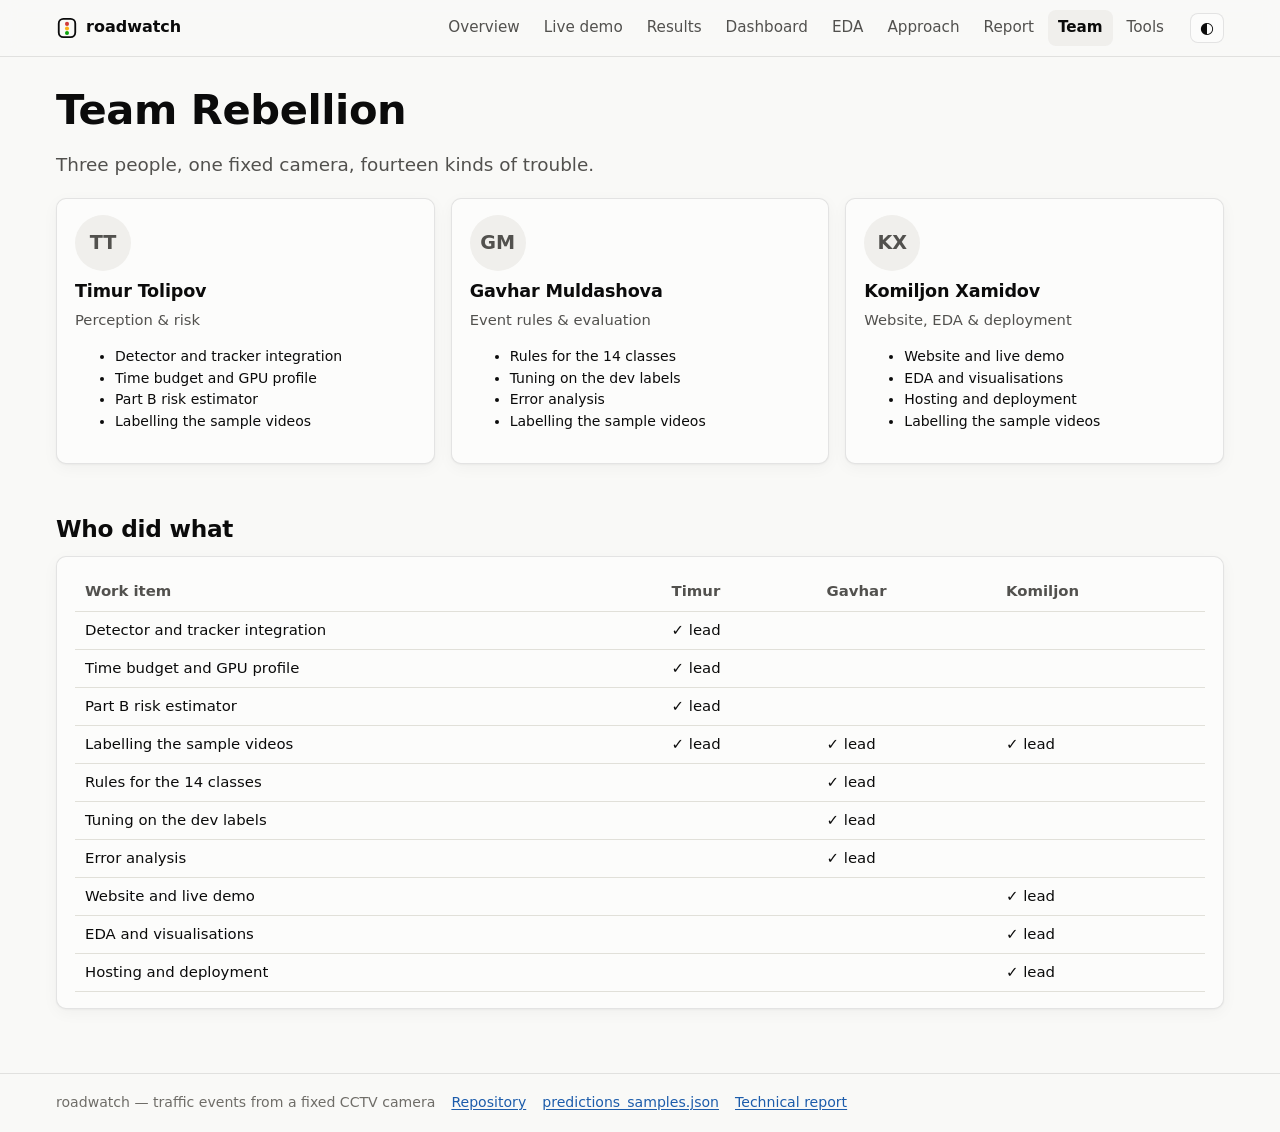
<file: web/static/team.html>
<!doctype html>
<html lang="en">
<head>
  <meta charset="utf-8">
  <meta name="viewport" content="width=device-width, initial-scale=1">
  <title>Team</title>
  <meta name="description" content="Team Rebellion: who built roadwatch, who did what.">
  <link rel="stylesheet" href="css/site.css">
</head>
<body>
<main>
  <h1 id="team-name">Team</h1>
  <p class="lead" id="tagline"></p>
  <div class="grid grid-3" id="members"><div class="empty">Loading…</div></div>
  <h2>Who did what</h2>
  <div class="card table-wrap" id="matrix"></div>
</main>
<script type="module">
  import { chrome, el, getJSON } from "./js/common.js";
  chrome();
  const $ = (id) => document.getElementById(id);
  const initials = (n) => n.split(/\s+/).filter(Boolean).slice(0, 2).map((w) => w[0]).join("").toUpperCase();
  getJSON("data/team.json").then((t) => {
    $("team-name").textContent = `Team ${t.team}`;
    $("tagline").textContent = t.tagline || "";
    $("members").replaceChildren(...t.members.map((m) => el("article", { class: "card team-card" },
      el("div", { class: "avatar", "aria-hidden": "true" }, initials(m.name)),
      el("h3", {}, m.name), el("div", { class: "role" }, m.role),
      el("ul", { class: "small" }, m.did.map((d) => el("li", {}, d))),
      el("div", { class: "links" }, Object.entries(m.links).filter(([, u]) => u).map(([k, u]) => el("a", { href: u, rel: "noopener" }, k))),
      ...(m.projects || []).map((p) => el("p", { class: "small" }, el("strong", {}, p.url ? el("a", { href: p.url, rel: "noopener" }, p.name) : p.name),
        el("br"), el("span", { class: "muted" }, p.about))))));
    const areas = [...new Set(t.members.flatMap((m) => m.did))];
    $("matrix").replaceChildren(el("table", {}, el("thead", {}, el("tr", {}, el("th", {}, "Work item"),
      t.members.map((m) => el("th", {}, m.name.split(" ")[0])))),
      el("tbody", {}, areas.map((a) => el("tr", {}, el("td", {}, a),
        t.members.map((m) => el("td", {}, m.did.includes(a) ? "✓ lead" : "")))))));
  });
</script>
</body>
</html>
</file>
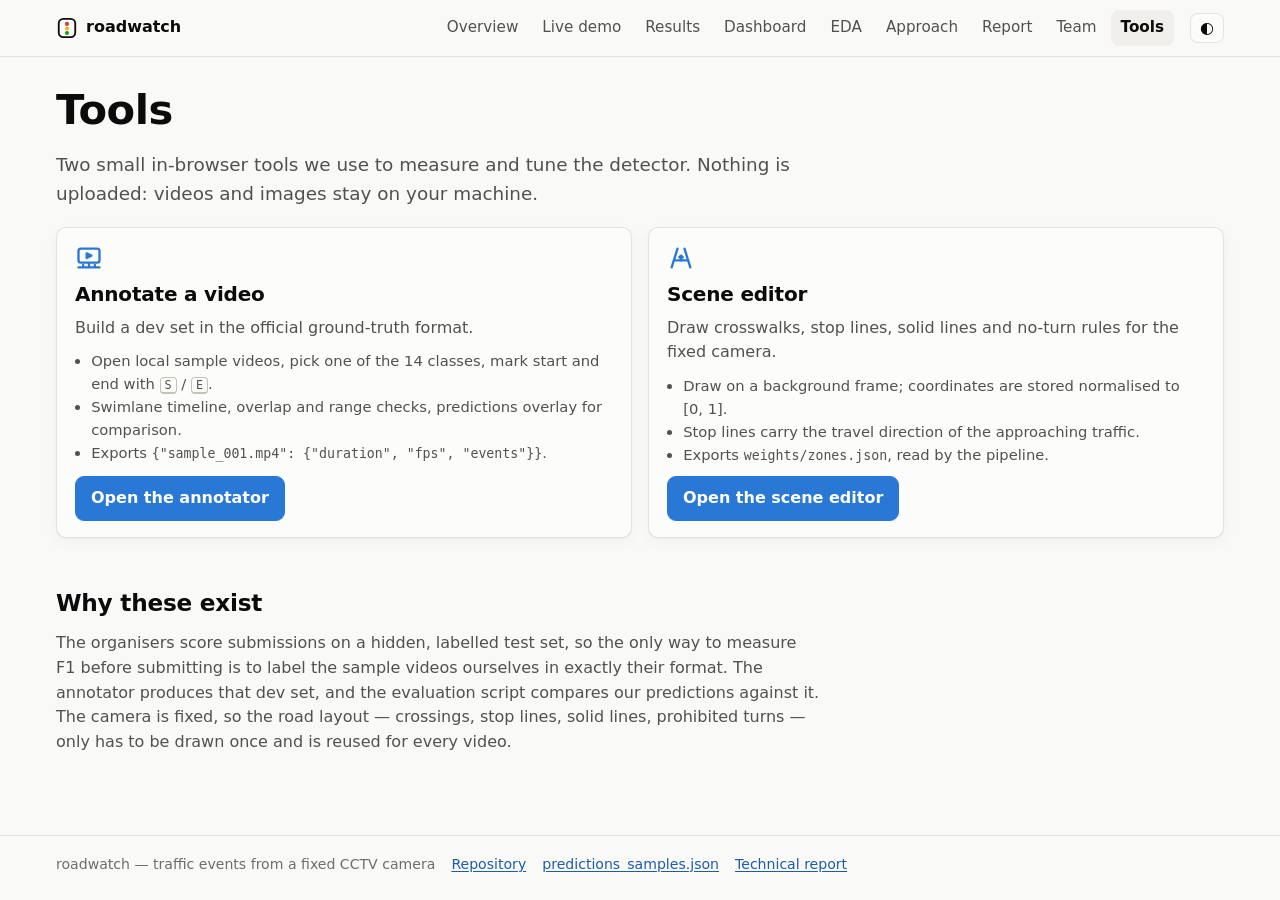
<file: web/static/tools.html>
<!doctype html>
<html lang="en">
<head>
<meta charset="utf-8">
<meta name="viewport" content="width=device-width, initial-scale=1">
<title>Roadwatch labelling tools</title>
<meta name="description" content="Browser tools for labelling the sample videos and drawing the fixed camera's road layout.">
<link rel="icon" href="data:,">
<link rel="stylesheet" href="css/site.css">
<style>
  .tool-card { display: flex; flex-direction: column; gap: 10px; }
  .tool-card h2 { font-size: 1.25rem; margin: 0; }
  .tool-card h2 a { color: var(--ink); text-decoration: none; }
  .tool-card h2 a:hover { text-decoration: underline; }
  .tool-card p { margin: 0; color: var(--ink-2); }
  .tool-card ul { margin: 0; padding-left: 1.1em; color: var(--ink-2); font-size: 0.92rem; }
  .tool-card .btn { align-self: flex-start; margin-top: auto; }
  .tool-card .icon { width: 28px; height: 28px; color: var(--accent); }
  .why { margin-top: 24px; }
</style>
</head>
<body>
<main>
  <h1>Tools</h1>
  <p class="lead">Two small in-browser tools we use to measure and tune the detector. Nothing is uploaded: videos and images stay on your machine.</p>

  <div class="grid grid-2">
    <section class="card tool-card">
      <svg class="icon" viewBox="0 0 24 24" aria-hidden="true" fill="none" stroke="currentColor" stroke-width="2" stroke-linecap="round" stroke-linejoin="round"><rect x="3" y="4" width="18" height="12" rx="2"/><path d="M3 20h18M7 20v-2M12 20v-3M17 20v-2"/><path d="M10 8l4 2-4 2z" fill="currentColor"/></svg>
      <h2><a href="annotate.html">Annotate a video</a></h2>
      <p>Build a dev set in the official ground-truth format.</p>
      <ul>
        <li>Open local sample videos, pick one of the 14 classes, mark start and end with <kbd>S</kbd> / <kbd>E</kbd>.</li>
        <li>Swimlane timeline, overlap and range checks, predictions overlay for comparison.</li>
        <li>Exports <code>{"sample_001.mp4": {"duration", "fps", "events"}}</code>.</li>
      </ul>
      <a class="btn primary" href="annotate.html">Open the annotator</a>
    </section>
    <section class="card tool-card">
      <svg class="icon" viewBox="0 0 24 24" aria-hidden="true" fill="none" stroke="currentColor" stroke-width="2" stroke-linecap="round" stroke-linejoin="round"><path d="M4 20L9 4M20 20L15 4"/><path d="M7 14h10"/><path d="M12 14v-4M10.5 11.5L12 10l1.5 1.5"/></svg>
      <h2><a href="scene.html">Scene editor</a></h2>
      <p>Draw crosswalks, stop lines, solid lines and no-turn rules for the fixed camera.</p>
      <ul>
        <li>Draw on a background frame; coordinates are stored normalised to [0,&nbsp;1].</li>
        <li>Stop lines carry the travel direction of the approaching traffic.</li>
        <li>Exports <code>weights/zones.json</code>, read by the pipeline.</li>
      </ul>
      <a class="btn primary" href="scene.html">Open the scene editor</a>
    </section>
  </div>

  <section class="why">
    <h2>Why these exist</h2>
    <p class="section-intro">The organisers score submissions on a hidden, labelled test set, so the only way to measure F1 before submitting is to label the sample videos ourselves in exactly their format. The annotator produces that dev set, and the evaluation script compares our predictions against it. The camera is fixed, so the road layout — crossings, stop lines, solid lines, prohibited turns — only has to be drawn once and is reused for every video.</p>
  </section>
</main>
<script type="module">
  import { chrome } from "./js/common.js";
  chrome();
</script>
</body>
</html>
</file>
<file: web/static/css/site.css>
/* roadwatch site — shared tokens, layout and components. Light + dark (OS setting or toggle). */
:root {
  color-scheme: light;
  --page: #f9f9f7;
  --surface: #fcfcfb;
  --surface-2: #f0efec;
  --ink: #0b0b0b;
  --ink-2: #52514e;
  --muted: #6f6d68;
  --grid: #e1e0d9;
  --axis: #c3c2b7;
  --border: rgba(11, 11, 11, 0.10);
  --accent: #2a78d6;
  --accent-ink: #1c5cab;
  --fam-collision: #2a78d6;
  --fam-signal: #eb6834;
  --fam-manoeuvre: #1baf7a;
  --fam-pedestrian: #eda100;
  --fam-state: #e87ba4;
  --good: #0ca30c;
  --warning: #fab219;
  --critical: #d03b3b;
  --wash: rgba(42, 120, 214, 0.10);
  --radius: 10px;
  --shadow: 0 1px 2px rgba(0, 0, 0, 0.04), 0 4px 16px rgba(0, 0, 0, 0.04);
  --font: system-ui, -apple-system, "Segoe UI", Roboto, sans-serif;
  --mono: ui-monospace, "SF Mono", Menlo, Consolas, monospace;
}
@media (prefers-color-scheme: dark) {
  :root:not([data-theme="light"]) {
    color-scheme: dark;
    --page: #0d0d0d;
    --surface: #1a1a19;
    --surface-2: #232321;
    --ink: #ffffff;
    --ink-2: #c3c2b7;
    --muted: #9a988f;
    --grid: #2c2c2a;
    --axis: #383835;
    --border: rgba(255, 255, 255, 0.10);
    --accent: #3987e5;
    --accent-ink: #86b6ef;
    --fam-collision: #3987e5;
    --fam-signal: #d95926;
    --fam-manoeuvre: #199e70;
    --fam-pedestrian: #c98500;
    --fam-state: #d55181;
    --wash: rgba(57, 135, 229, 0.14);
    --shadow: none;
  }
}
:root[data-theme="dark"] {
  color-scheme: dark;
  --page: #0d0d0d;
  --surface: #1a1a19;
  --surface-2: #232321;
  --ink: #ffffff;
  --ink-2: #c3c2b7;
  --muted: #9a988f;
  --grid: #2c2c2a;
  --axis: #383835;
  --border: rgba(255, 255, 255, 0.10);
  --accent: #3987e5;
  --accent-ink: #86b6ef;
  --fam-collision: #3987e5;
  --fam-signal: #d95926;
  --fam-manoeuvre: #199e70;
  --fam-pedestrian: #c98500;
  --fam-state: #d55181;
  --wash: rgba(57, 135, 229, 0.14);
  --shadow: none;
}

* { box-sizing: border-box; }
[hidden] { display: none !important; }
html { -webkit-text-size-adjust: 100%; }
body {
  margin: 0;
  background: var(--page);
  color: var(--ink);
  font: 16px/1.55 var(--font);
}
a { color: var(--accent-ink); text-underline-offset: 2px; }
img, video { max-width: 100%; display: block; }
code, pre { font-family: var(--mono); font-size: 0.9em; }
pre { background: var(--surface-2); padding: 12px 14px; border-radius: 8px; overflow-x: auto; }
h1, h2, h3 { line-height: 1.2; letter-spacing: -0.01em; }
h1 { font-size: clamp(1.8rem, 4vw, 2.6rem); margin: 0 0 0.4em; }
h2 { font-size: 1.45rem; margin: 2.2em 0 0.6em; }
h3 { font-size: 1.1rem; margin: 1.4em 0 0.4em; }
p { margin: 0 0 1em; }
.lead { font-size: 1.15rem; color: var(--ink-2); max-width: 70ch; }
.muted { color: var(--muted); }
.small { font-size: 0.875rem; }
.num { font-variant-numeric: tabular-nums; }

/* ---------- header / nav */
.site-header {
  position: sticky; top: 0; z-index: 20;
  background: color-mix(in srgb, var(--page) 88%, transparent);
  backdrop-filter: blur(8px);
  border-bottom: 1px solid var(--border);
}
.nav {
  max-width: 1200px; margin: 0 auto; padding: 10px 16px;
  display: flex; align-items: center; gap: 16px;
}
.brand { font-weight: 700; color: var(--ink); text-decoration: none; display: flex; align-items: center; gap: 8px; }
.brand svg { width: 22px; height: 22px; }
.nav-links { display: flex; gap: 4px; flex-wrap: wrap; margin-left: auto; }
.nav-links a {
  color: var(--ink-2); text-decoration: none; padding: 6px 10px; border-radius: 8px; font-size: 0.95rem;
}
.nav-links a:hover { background: var(--surface-2); color: var(--ink); }
.nav-links a[aria-current="page"] { color: var(--ink); background: var(--surface-2); font-weight: 600; }
.theme-toggle, .menu-toggle {
  border: 1px solid var(--border); background: var(--surface); color: var(--ink);
  border-radius: 8px; padding: 6px 9px; cursor: pointer; font: inherit; line-height: 1;
}
.menu-toggle { display: none; margin-left: auto; }
@media (max-width: 860px) {
  .menu-toggle { display: inline-block; }
  .nav { flex-wrap: wrap; }
  .nav-links { display: none; width: 100%; flex-direction: column; margin: 0; }
  .nav-links.open { display: flex; }
}

/* ---------- layout */
main { max-width: 1200px; margin: 0 auto; padding: 28px 16px 64px; }
.grid { display: grid; gap: 16px; }
.grid-2 { grid-template-columns: repeat(auto-fit, minmax(320px, 1fr)); }
.grid-3 { grid-template-columns: repeat(auto-fit, minmax(240px, 1fr)); }
.grid-4 { grid-template-columns: repeat(auto-fit, minmax(150px, 1fr)); }
.card {
  background: var(--surface); border: 1px solid var(--border); border-radius: var(--radius);
  padding: 16px 18px; box-shadow: var(--shadow); min-width: 0;
}
.card h3 { margin-top: 0; }
.section-intro { max-width: 75ch; color: var(--ink-2); }
.hero { padding: 24px 0 8px; }
.hero .cta { display: flex; gap: 10px; flex-wrap: wrap; margin-top: 18px; }
.btn {
  display: inline-flex; align-items: center; gap: 8px; border-radius: 9px; padding: 9px 15px;
  font: inherit; font-weight: 600; text-decoration: none; cursor: pointer;
  border: 1px solid var(--border); background: var(--surface); color: var(--ink);
}
.btn.primary { background: var(--accent); border-color: var(--accent); color: #fff; }
.btn:disabled { opacity: 0.55; cursor: not-allowed; }
.pill {
  display: inline-block; font-size: 0.78rem; padding: 2px 8px; border-radius: 999px;
  background: var(--surface-2); color: var(--ink-2); border: 1px solid var(--border);
}

/* ---------- stat tiles */
.stat .label { color: var(--ink-2); font-size: 0.9rem; }
.stat .value { font-size: clamp(1.5rem, 4vw, 2rem); font-weight: 650; line-height: 1.1; margin-top: 4px; }
.stat .note { color: var(--muted); font-size: 0.85rem; margin-top: 4px; }

/* ---------- tables */
.table-wrap { overflow-x: auto; }
table { border-collapse: collapse; width: 100%; font-size: 0.93rem; }
th, td { text-align: left; padding: 7px 10px; border-bottom: 1px solid var(--grid); vertical-align: top; }
th { color: var(--ink-2); font-weight: 600; white-space: nowrap; }
td.num, th.num { text-align: right; font-variant-numeric: tabular-nums; }
table.kv th { white-space: normal; width: 45%; }
tr.clickable { cursor: pointer; }
tr.clickable:hover td { background: var(--surface-2); }

/* ---------- family swatches (identity is never colour alone: always beside a text label) */
.swatch { display: inline-block; width: 10px; height: 10px; border-radius: 3px; margin-right: 6px; vertical-align: 0; }
.fam-collision { background: var(--fam-collision); }
.fam-signal { background: var(--fam-signal); }
.fam-manoeuvre { background: var(--fam-manoeuvre); }
.fam-pedestrian { background: var(--fam-pedestrian); }
.fam-state { background: var(--fam-state); }
.legend { display: flex; flex-wrap: wrap; gap: 6px 16px; font-size: 0.85rem; color: var(--ink-2); margin: 6px 0; }

/* ---------- charts */
.chart { position: relative; width: 100%; }
.chart svg { display: block; width: 100%; height: auto; overflow: visible; }
.chart .gridline { stroke: var(--grid); stroke-width: 1; }
.chart .axis { stroke: var(--axis); stroke-width: 1; }
.chart .tick { fill: var(--muted); font-size: 11px; font-variant-numeric: tabular-nums; }
.chart .rowlabel { fill: var(--ink-2); font-size: 12px; }
.chart .threshold { stroke: var(--ink-2); stroke-width: 1; }
.chart .playhead { stroke: var(--ink); stroke-width: 1.5; }
.chart .crosshair { stroke: var(--axis); stroke-width: 1; }
.tooltip {
  position: absolute; pointer-events: none; z-index: 5; min-width: 120px;
  background: var(--surface); color: var(--ink); border: 1px solid var(--border);
  border-radius: 8px; padding: 7px 10px; font-size: 0.82rem; box-shadow: 0 4px 16px rgba(0,0,0,0.15);
  white-space: nowrap;
}
.tooltip .tt-title { font-weight: 600; margin-bottom: 2px; }
.tooltip .tt-row { color: var(--ink-2); }

/* ---------- viewer */
.viewer { display: grid; gap: 12px; }
.player { position: relative; background: #000; border-radius: var(--radius); overflow: hidden; }
.player video { width: 100%; height: auto; aspect-ratio: var(--ar, 16 / 9); }
.player canvas { position: absolute; inset: 0; width: 100%; height: 100%; pointer-events: none; }
.player-controls { display: flex; flex-wrap: wrap; gap: 8px 16px; align-items: center; font-size: 0.9rem; color: var(--ink-2); }
.player-controls label { display: inline-flex; gap: 6px; align-items: center; cursor: pointer; }
.now-events { min-height: 1.6em; display: flex; flex-wrap: wrap; gap: 6px; }
.now-events .pill { color: var(--ink); }
.tabs { display: flex; gap: 6px; flex-wrap: wrap; margin: 10px 0 14px; }
.tabs button {
  border: 1px solid var(--border); background: var(--surface); color: var(--ink-2); border-radius: 999px;
  padding: 5px 12px; cursor: pointer; font: inherit; font-size: 0.9rem;
}
.tabs button[aria-selected="true"] { background: var(--ink); color: var(--page); border-color: var(--ink); }

/* ---------- demo */
.dropzone {
  border: 2px dashed var(--axis); border-radius: var(--radius); padding: 28px 16px; text-align: center;
  background: var(--surface); cursor: pointer;
}
.dropzone.drag { border-color: var(--accent); background: var(--wash); }
.progress { height: 8px; border-radius: 999px; background: var(--surface-2); overflow: hidden; }
.progress > div { height: 100%; width: 0; background: var(--accent); transition: width 0.3s ease; }
.stages { display: flex; gap: 14px; flex-wrap: wrap; font-size: 0.88rem; color: var(--muted); margin-top: 8px; }
.stages .done { color: var(--ink-2); }
.stages .active { color: var(--ink); font-weight: 600; }
.error { color: var(--critical); }

/* ---------- pipeline diagram */
.diagram svg { width: 100%; height: auto; }
.diagram .box { fill: var(--surface); stroke: var(--axis); }
.diagram .box.learned { stroke: var(--accent); stroke-width: 2; }
.diagram .box.rule { stroke: var(--fam-signal); stroke-width: 2; }
.diagram text { fill: var(--ink); font-size: 13px; }
.diagram .sub { fill: var(--muted); font-size: 11px; }
.diagram .arrow { stroke: var(--ink-2); stroke-width: 1.5; fill: none; marker-end: url(#arrowhead); }

/* ---------- misc */
.figure { margin: 0; }
.figure figcaption { color: var(--muted); font-size: 0.85rem; margin-top: 6px; }
.figure img { border-radius: 8px; border: 1px solid var(--border); }
.team-card .role { color: var(--ink-2); font-size: 0.92rem; }
.team-card .links { display: flex; gap: 10px; flex-wrap: wrap; font-size: 0.9rem; margin-top: 8px; }
.avatar {
  width: 56px; height: 56px; border-radius: 50%; background: var(--surface-2); display: grid; place-items: center;
  font-weight: 700; color: var(--ink-2); font-size: 1.2rem; margin-bottom: 10px;
}
.callout { border-left: 3px solid var(--accent); padding: 8px 14px; background: var(--surface); border-radius: 0 8px 8px 0; }
.site-footer { border-top: 1px solid var(--border); color: var(--muted); font-size: 0.88rem; }
.site-footer .inner { max-width: 1200px; margin: 0 auto; padding: 18px 16px; display: flex; gap: 16px; flex-wrap: wrap; }
.empty { padding: 24px; text-align: center; color: var(--muted); border: 1px dashed var(--axis); border-radius: var(--radius); }
kbd { font-family: var(--mono); font-size: 0.8em; border: 1px solid var(--axis); border-bottom-width: 2px; border-radius: 4px; padding: 0 4px; }
</file>
